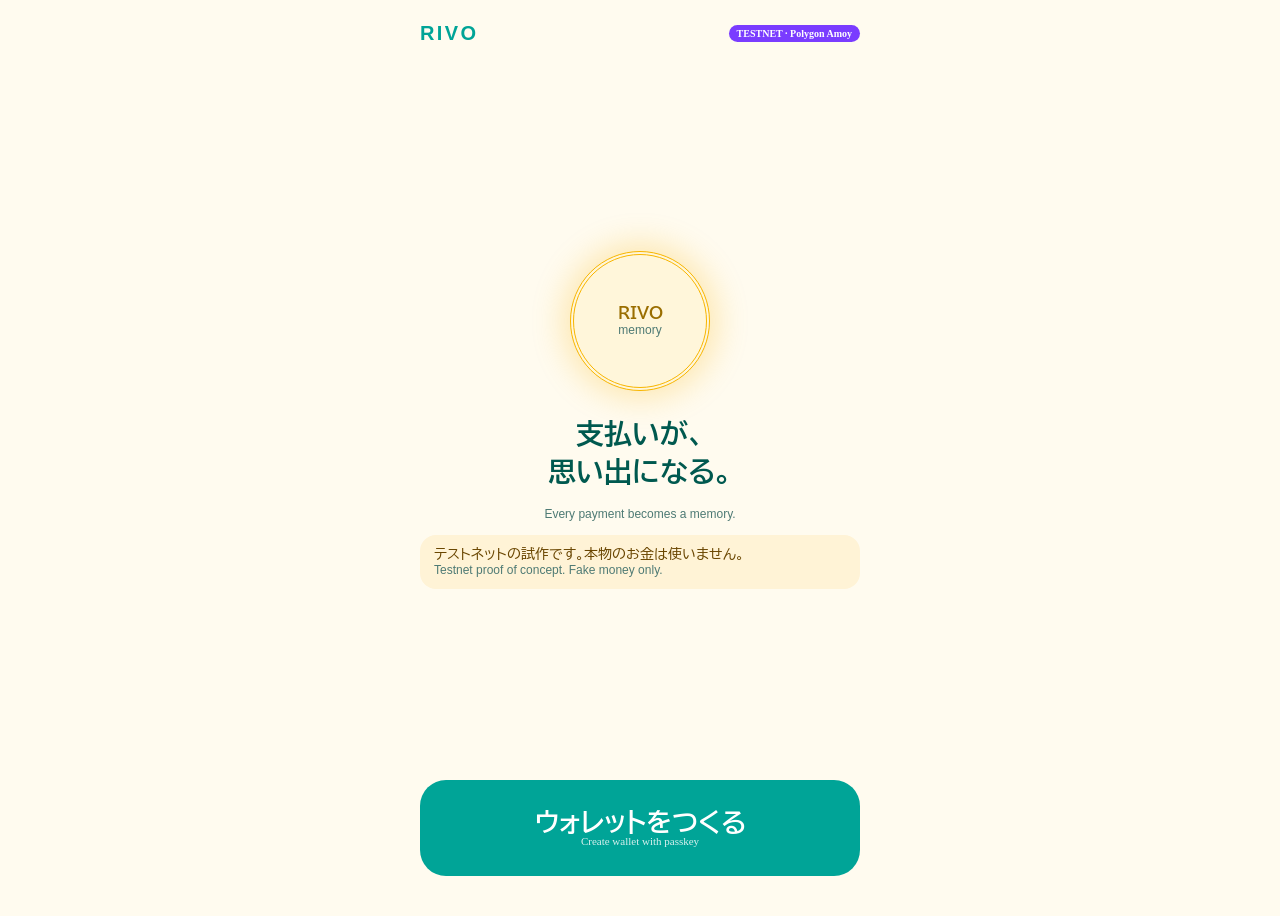
<file: index.html>
<!doctype html><html lang="ja"><head><meta charset="utf-8"><meta name="viewport" content="width=device-width,initial-scale=1">
<title>RIVO PoC — Polygon Amoy</title><style>
@font-face{font-family:BIZ;src:url(fonts/BIZUDPGothic-Regular.ttf);font-weight:400}
@font-face{font-family:BIZ;src:url(fonts/BIZUDPGothic-Bold.ttf);font-weight:700}
:root{--teal:#00A497;--deep:#00594F;--gold:#F8B500;--cream:#FFFBEF;--ink:#1F2A2A;--amber:#B97800}
*{box-sizing:border-box;margin:0}
body{background:var(--cream);font-family:BIZ,Inter,system-ui,sans-serif;color:var(--deep);min-height:100vh}
.scr{display:none;min-height:100vh;flex-direction:column;max-width:480px;margin:0 auto}.scr.on{display:flex}
.top{display:flex;align-items:center;justify-content:space-between;padding:14px 20px 0;min-height:52px}
.logo{font:800 20px Inter,sans-serif;letter-spacing:.12em;color:var(--teal)}
.back{width:44px;height:44px;border:0;background:none;font-size:24px;color:var(--deep)}
.demo{font:700 11px BIZ;background:#fff;border:1.5px dashed var(--teal);color:var(--deep);padding:4px 10px;border-radius:12px}
.body{flex:1;padding:12px 20px 24px;display:flex;flex-direction:column;gap:14px}
.en{font:400 12px Inter,sans-serif;color:#4E7A74;margin-top:2px}
h1{font-size:28px;line-height:1.35}h2{font-size:22px;line-height:1.35}
.card{background:#fff;border-radius:22px;padding:16px 18px;box-shadow:0 2px 0 rgba(0,89,79,.08)}
.btn{min-height:56px;border-radius:20px;background:var(--deep);color:#fff;display:flex;flex-direction:column;align-items:center;justify-content:center;font:700 17px BIZ;border:0;width:100%;cursor:pointer}
.btn small{font:500 11px Inter;opacity:.85}.btn.teal{background:var(--teal)}.btn.ghost{background:#fff;color:var(--deep);border:2px solid var(--deep)}
.btn.big{min-height:96px;font-size:26px;border-radius:26px}
.yen{font-family:Inter,sans-serif;font-weight:700;color:var(--ink);font-variant-numeric:tabular-nums}
.lbl{font-size:12px;color:#4E7A74}.sp{flex:1}
.warn{background:#FFF3D6;color:#6A4600;border-radius:16px;padding:12px 14px;font-size:14px}
.info{background:#E3F3F1;border-radius:16px;padding:12px 14px;font-size:14px}
.qr{width:180px;height:180px;margin:8px auto;display:grid;grid-template-columns:repeat(12,1fr)}
.qr i{background:var(--ink)}.qr i.o{background:#fff}
.stamp{width:140px;height:140px;border-radius:50%;margin:10px auto;display:flex;flex-direction:column;align-items:center;justify-content:center;text-align:center;font-weight:700;border:4px double var(--gold);color:#9A6E00;background:#FFF6DA;transform:rotate(-6deg);box-shadow:0 0 30px 8px rgba(248,181,0,.25)}
.ok{width:84px;height:84px;border-radius:50%;background:var(--teal);color:#fff;font-size:44px;display:flex;align-items:center;justify-content:center;margin:10px auto}
.row{display:flex;justify-content:space-between;align-items:baseline}
input{font:700 28px Inter;width:100%;border:2px solid #CFE7E3;border-radius:16px;padding:10px 14px;color:var(--ink)}
.ring{width:56px;height:56px;border-radius:50%;border:5px solid var(--teal);display:flex;align-items:center;justify-content:center;font:700 18px Inter;flex:none}
.c{text-align:center}
.stamp.sm{width:56px;height:56px;margin:0 12px 0 0;font-size:20px;transform:none;box-shadow:none;border-width:3px}
#qrbox svg{width:200px;height:200px;display:block;margin:6px auto}
.addr{font:600 12px ui-monospace,monospace;word-break:break-all;color:var(--ink);text-align:center}
#log{font:12px ui-monospace,monospace;color:#4E7A74;padding:8px 20px;word-break:break-all;max-width:480px;margin:0 auto}
.env{font:700 10px Inter;background:#7a3cff;color:#fff;padding:3px 8px;border-radius:10px}
a{color:var(--teal)} .btn:disabled{opacity:.5}
</style><script src="config.js"></script></head><body>
<section class="scr on" id="start"><div class="top"><span class="logo">RIVO</span><span class="env" id="env"></span></div><div class="body">
<div class="sp"></div><div class="stamp" style="transform:none">RIVO<span class="en">memory</span></div>
<h1 class="c">支払いが、<br>思い出になる。</h1><p class="en c">Every payment becomes a memory.</p>
<div class="warn">テストネットの試作です。本物のお金は使いません。<div class="en">Testnet proof of concept. Fake money only.</div></div><div class="sp"></div>
<button class="btn teal big" data-go="signup">ウォレットをつくる<small>Create wallet with passkey</small></button></div></section>

<section class="scr" id="signup"><div class="top"><button class="back" data-go="start">‹</button><span class="env">TESTNET</span></div><div class="body">
<h2>顔認証ひとつで、ウォレットをつくります</h2><p class="en">One passkey. No seed phrase, no email.</p>
<div class="info">鍵はあなたの端末のパスキーだけ。RIVOは鍵を持たず、署名者にもなりません。<div class="en">Your passkey is the only owner of your Safe. RIVO holds no key.</div></div>
<label class="card" style="display:flex;gap:10px;align-items:center;font-size:14px"><input type="checkbox" id="agree" style="width:22px;height:22px"> 利用規約（テスト版）に同意します<span class="en">I agree to the test terms</span></label>
<div class="sp"></div><button class="btn big" id="create">パスキーで登録<small>Sign up with passkey</small></button></div></section>

<section class="scr" id="home"><div class="top"><span class="logo">RIVO</span><span class="env">TESTNET</span></div><div class="body">
<div class="card"><div class="lbl">使えるお金 · Balance in yen (test USDC ¥150/USDC demo rate · JPYC ¥1)</div><div class="yen" style="font-size:40px" id="bal">…</div><div class="lbl" id="usdc"></div><div class="lbl" id="jpyc"></div><div class="lbl" id="deployed"></div></div>
<button class="btn big" data-go="pay">支払う<small>Pay</small></button>
<div class="card"><div class="lbl">お金を追加 · Add money (Polygon Amoy test USDC / JPYC)</div><div id="qrbox"></div><div class="addr" id="addr"></div>
<button class="btn ghost" id="copy" style="min-height:44px;margin-top:8px">アドレスをコピー<small>Copy address</small></button></div>
<button class="btn ghost" id="faucet" style="min-height:48px;font-size:15px">テストJPYCを受け取る<small>Get 10,000 test JPYC (official Amoy faucet, fee in USDC)</small></button>
<button class="btn ghost" data-go="mem" style="min-height:48px;font-size:15px">思い出<small>Memories</small></button></div></section>

<section class="scr" id="pay"><div class="top"><button class="back" data-go="home">‹</button><span class="env">TESTNET</span></div><div class="body">
<h2>StarPay テスト店</h2><p class="en">Mock StarPay merchant</p>
<div class="card"><div class="lbl">支払うお金 · Pay with</div><div style="display:flex;gap:16px;margin-top:8px;font:700 17px BIZ">
<label><input type="radio" name="tok" value="USDC" checked style="width:20px;height:20px"> USDC</label><label><input type="radio" name="tok" value="JPYC" style="width:20px;height:20px"> JPYC</label></div></div>
<div class="card"><div class="lbl">お店が入力する金額 · Amount (yen)</div><input id="amt" type="number" inputmode="numeric" value="150"></div>
<div class="sp"></div><button class="btn" id="toConfirm">確認へ<small>Continue</small></button></div></section>

<section class="scr" id="confirm"><div class="top"><button class="back" data-go="pay">‹</button><span class="env">TESTNET</span></div><div class="body">
<h2>この金額で支払いますか？</h2><p class="en">Confirm payment</p>
<div class="card c"><div class="yen" style="font-size:44px" id="cAmt"></div><div class="lbl" id="cUsdc"></div><div class="lbl">StarPay テスト店へ</div></div>
<div class="info" id="cFee" style="font-size:13px"></div><div class="sp"></div>
<button class="btn big" id="payBtn">顔認証で支払う<small>Pay with passkey</small></button></div></section>

<section class="scr" id="success"><div class="top"><span class="logo">RIVO</span><span class="env">TESTNET</span></div><div class="body c">
<div class="ok">✓</div><h2>支払いました</h2><div class="yen" style="font-size:36px" id="sAmt"></div>
<div class="stamp"><span id="sBadge"></span><span class="en">memory</span></div><p class="lbl">思い出が1つ増えました · A memory was added</p>
<a id="sTx" target="_blank"></a><div class="lbl">Polygonscan (Amoy) で確認</div><div class="sp"></div>
<button class="btn" data-go="home">ホームへ<small>Home</small></button></div></section>

<section class="scr" id="mem"><div class="top"><button class="back" data-go="home">‹</button><span class="env">TESTNET</span></div><div class="body">
<h2>思い出</h2><p class="en">Memories — history only, never a score</p><div id="badges"></div></div></section>
<div id="log"></div><script type="module" src="app.js"></script></body></html>
</file>
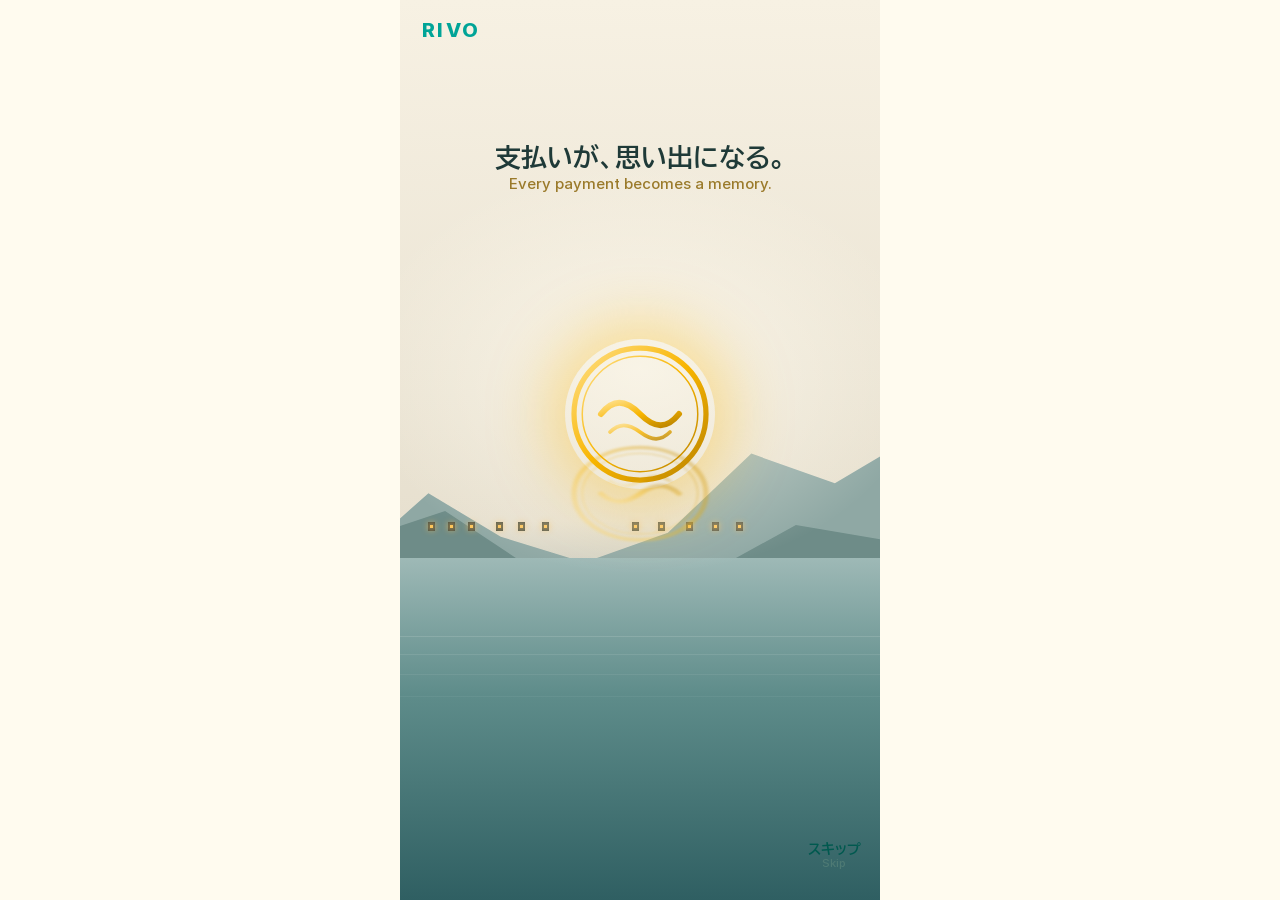
<file: demo/index.html>
<!doctype html>
<html lang="ja">
<head>
<meta charset="utf-8">
<meta name="viewport" content="width=device-width,initial-scale=1,viewport-fit=cover">
<meta name="theme-color" content="#FFFBEF">
<meta name="apple-mobile-web-app-capable" content="yes">
<title>RIVO</title>
<link rel="stylesheet" href="styles.css">
<script src="config.js"></script>
</head>
<body>
<div class="app" id="app">
  <header id="hdr"></header>
  <main id="main"></main>
  <div id="dial-root"></div>
  <div id="sheet-root"></div>
</div>
<script type="module" src="app.js"></script>
</body>
</html>
</file>
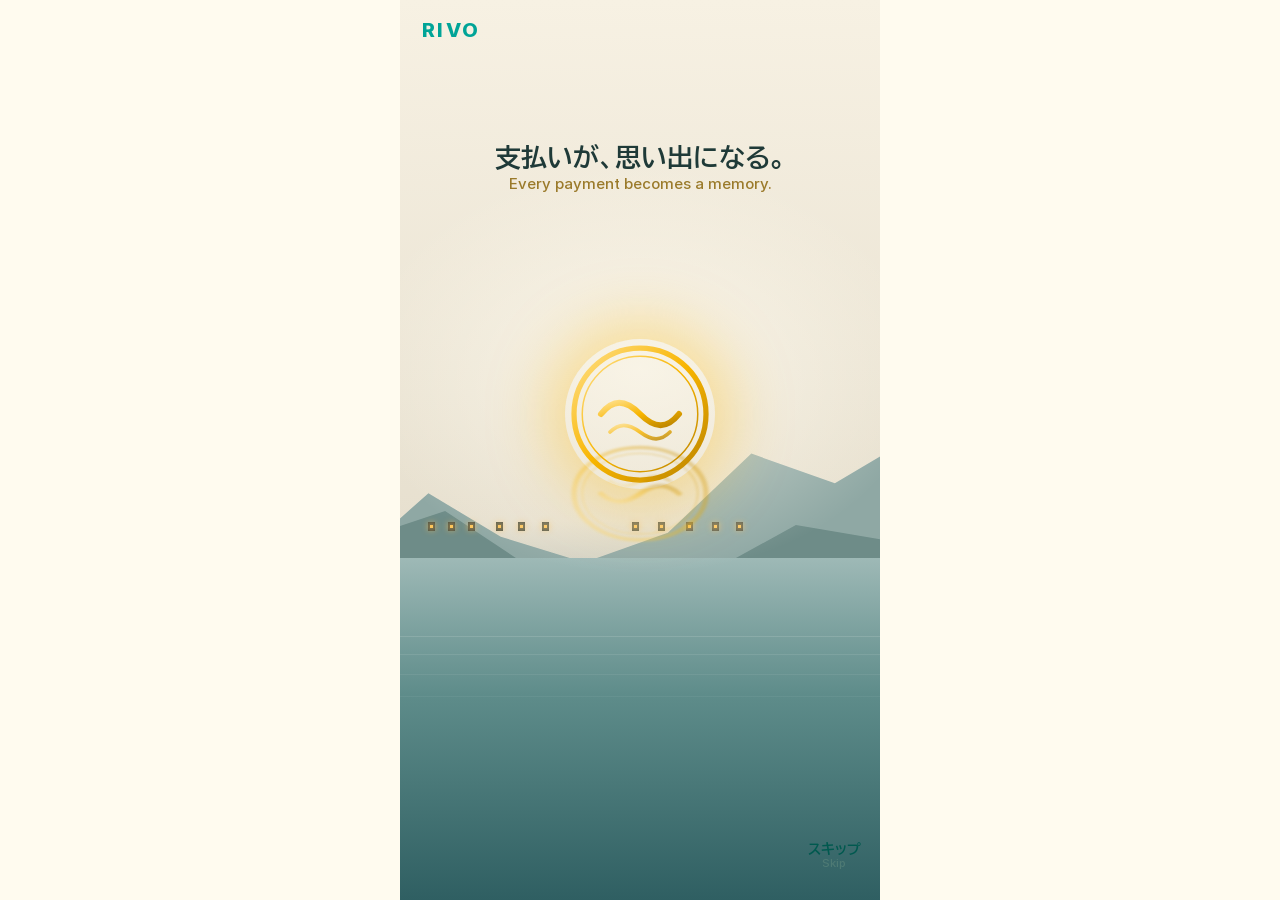
<file: try/index.html>
<!doctype html>
<html lang="ja">
<head>
<meta charset="utf-8">
<meta name="viewport" content="width=device-width,initial-scale=1,viewport-fit=cover">
<meta name="theme-color" content="#FFFBEF">
<meta name="apple-mobile-web-app-capable" content="yes">
<title>RIVO</title>
<link rel="stylesheet" href="styles.css">
<script src="guard.js"></script>
<script src="config.js"></script>
</head>
<body>
<div class="app" id="app">
  <header id="hdr"></header>
  <main id="main"></main>
  <div id="dial-root"></div>
  <div id="sheet-root"></div>
</div>

</body>
</html>
</file>
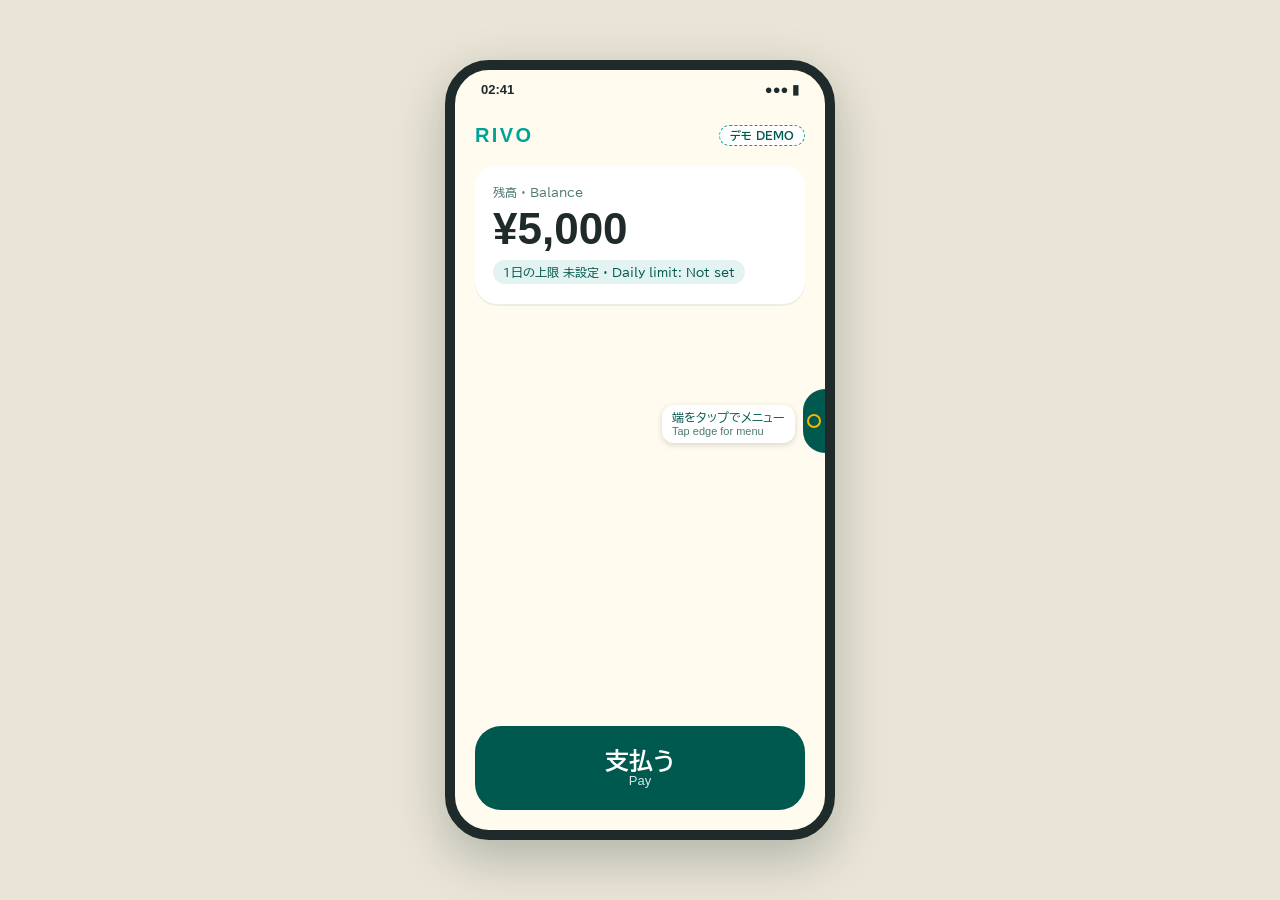
<file: dial.html>
<!doctype html>
<html lang="ja">
<head>
<meta charset="utf-8">
<meta name="viewport" content="width=device-width,initial-scale=1,maximum-scale=1,user-scalable=no,viewport-fit=cover">
<meta name="apple-mobile-web-app-capable" content="yes">
<title>RIVO — Dial menu prototype</title>
<style>
@font-face{font-family:BIZ;src:url(fonts/BIZUDPGothic-Regular.ttf);font-weight:400}
@font-face{font-family:BIZ;src:url(fonts/BIZUDPGothic-Bold.ttf);font-weight:700}
:root{
  --teal:#00A497;--deep:#00594F;--gold:#F8B500;--sak:#F6C1CC;
  --cream:#FFFBEF;--ink:#1F2A2A;--amber:#B97800;
}
*{box-sizing:border-box;margin:0;padding:0}
html,body{
  height:100%;background:#E9E4D6;font-family:BIZ,Inter,system-ui,sans-serif;
  color:var(--deep);-webkit-user-select:none;user-select:none;
  -webkit-touch-callout:none;overscroll-behavior:none;
}
body{display:flex;align-items:center;justify-content:center;min-height:100dvh;padding:env(safe-area-inset-top) env(safe-area-inset-right) env(safe-area-inset-bottom) env(safe-area-inset-left)}

/* Phone shell — full-bleed on narrow screens, framed on desktop */
.app{
  position:relative;width:100%;max-width:390px;height:100dvh;max-height:844px;
  background:var(--cream);overflow:hidden;display:flex;flex-direction:column;
  touch-action:none;
}
@media (min-width:420px){
  .app{
    height:min(780px,100dvh);border-radius:44px;border:10px solid #1F2A2A;
    box-shadow:0 18px 50px rgba(0,40,36,.25);
  }
}

.sb{height:40px;display:flex;justify-content:space-between;padding:12px 26px 0;font:600 13px Inter,sans-serif;color:var(--ink);flex:none}
.top{display:flex;align-items:center;justify-content:space-between;padding:6px 20px 0;min-height:44px;flex:none}
.logo{font:800 20px Inter,sans-serif;letter-spacing:.12em;color:var(--teal)}
.demo{font:700 11px BIZ;background:#fff;border:1.5px dashed var(--teal);color:var(--deep);padding:4px 10px;border-radius:12px;display:inline-flex;align-items:center}
.body{flex:1;padding:12px 20px 20px;display:flex;flex-direction:column;gap:14px;min-height:0}
.en{font:400 12px Inter,sans-serif;color:#4E7A74;margin-top:2px}
.card{background:#fff;border-radius:22px;padding:20px 18px;box-shadow:0 2px 0 rgba(0,89,79,.08)}
.btn{
  min-height:56px;border-radius:20px;background:var(--deep);color:#fff;
  display:flex;flex-direction:column;align-items:center;justify-content:center;
  font:700 17px BIZ;border:0;width:100%;cursor:pointer;-webkit-tap-highlight-color:transparent;
}
.btn small{font:500 11px Inter,sans-serif;opacity:.85}
.btn.big{min-height:84px;font-size:24px;border-radius:26px}
.btn.ghost{background:#fff;color:var(--deep);border:2px solid var(--deep)}
.yen{font-family:Inter,sans-serif;font-weight:700;color:var(--ink);font-variant-numeric:tabular-nums}
.lbl{font-size:12px;color:#4E7A74}
.chip{display:inline-flex;align-items:center;gap:6px;font-size:12px;background:#E3F3F1;color:var(--deep);padding:6px 10px;border-radius:12px}
.sp{flex:1}
.back{
  width:44px;height:44px;border-radius:22px;border:0;background:none;
  display:flex;align-items:center;justify-content:center;font-size:26px;color:var(--deep);cursor:pointer;
}

/* Dock tab */
.dock{
  position:absolute;top:42%;width:22px;height:64px;background:var(--deep);
  display:flex;align-items:center;justify-content:center;z-index:5;
  touch-action:none;cursor:pointer;
}
.dock.r{right:0;border-radius:32px 0 0 32px}
.dock.l{left:0;border-radius:0 32px 32px 0}
.dock i{width:14px;height:14px;border-radius:50%;border:2px solid var(--gold);display:block;pointer-events:none}
.dock-hit{
  position:absolute;top:42%;width:44px;height:64px;z-index:5;touch-action:none;
  margin-top:0;transform:translateY(-0%);
}
.dock-hit.r{right:0}
.dock-hit.l{left:0}

.edge-tip{
  position:absolute;z-index:7;background:#fff;color:var(--deep);border-radius:12px;
  padding:6px 10px;font-size:12px;box-shadow:0 2px 6px rgba(0,0,0,.15);
  pointer-events:none;transition:opacity .25s;
}
.edge-tip.r{right:30px;top:calc(42% + 16px)}
.edge-tip.l{left:30px;top:calc(42% + 16px)}
.edge-tip .en{font-size:11px;display:block}
.edge-tip.hide{opacity:0;visibility:hidden}

/* Dial overlay */
.scrim{
  position:absolute;inset:0;background:rgba(0,40,36,.42);backdrop-filter:blur(2px);
  -webkit-backdrop-filter:blur(2px);z-index:4;opacity:0;pointer-events:none;
  transition:opacity .18s ease-out;touch-action:none;
}
.scrim.on{opacity:1;pointer-events:auto}

.dial{
  position:absolute;width:360px;height:360px;border-radius:50%;top:calc(42% - 180px + 32px);
  background:radial-gradient(circle,#00594F 0 34%,#0B6B60 35% 100%);
  box-shadow:0 0 0 6px rgba(255,251,239,.6);z-index:6;
  touch-action:none;opacity:0;pointer-events:none;
  transition:opacity .18s ease-out,transform .18s ease-out;
  transform:scale(.92);
}
.dial.r{right:-180px}
.dial.l{left:-180px}
.dial.on{opacity:1;pointer-events:auto;transform:scale(1)}
@media (prefers-reduced-motion:reduce){
  .dial{transition:opacity .18s ease-out}
  .dial.on{transform:none}
}

.hub{
  position:absolute;width:96px;height:96px;margin:-48px;left:50%;top:50%;
  border-radius:50%;border:3px double var(--gold);transform:rotate(-12deg);
  pointer-events:none;transition:transform .12s ease-out;
}
.hub.press{transform:rotate(-12deg) scale(.92)}

.it{
  position:absolute;width:80px;height:80px;margin:-40px;border-radius:50%;
  display:flex;flex-direction:column;align-items:center;justify-content:center;
  color:#fff;font:700 14px BIZ;text-align:center;line-height:1.2;
  pointer-events:none;transition:background .12s,color .12s,box-shadow .12s,transform .12s;
}
.it span{font-size:18px;line-height:1.1}
.it em{font:500 11px Inter,sans-serif;font-style:normal;opacity:.85;max-width:72px}
.it.on{
  background:var(--cream);color:var(--deep);
  box-shadow:0 0 0 3px var(--gold);transform:scale(1.04);
}

.rd{
  position:absolute;left:14px;right:14px;top:90px;min-height:72px;z-index:7;
  background:#fff;border-radius:18px;padding:14px 16px;
  box-shadow:0 4px 14px rgba(0,40,36,.18);color:var(--deep);
  display:flex;flex-direction:column;justify-content:center;
  opacity:0;pointer-events:none;transition:opacity .18s ease-out;
}
.rd.on{opacity:1}

/* Pay stays above scrim */
.pay-wrap{position:relative;z-index:8}

/* Placeholder screens */
.screen{display:none;flex:1;flex-direction:column;min-height:0}
.screen.on{display:flex}
.ph-body{flex:1;padding:12px 20px 24px;display:flex;flex-direction:column;gap:14px}
.ph-title{font:700 22px BIZ;line-height:1.35}
.ph-icon{font-size:48px;margin:24px 0 8px;text-align:center}

.home-pay{position:relative;z-index:8}
</style>
</head>
<body>
<div class="app" id="app">

  <!-- HOME -->
  <section class="screen on" id="screen-home" style="flex-direction:column;display:none">
    <div class="sb"><span id="clock">9:41</span><span>●●● ▮</span></div>
    <div class="top">
      <span class="logo">RIVO</span>
      <span class="demo">デモ DEMO</span>
    </div>
    <div class="body">
      <div class="card">
        <div class="lbl">残高 · Balance</div>
        <div class="yen" style="font-size:44px;margin:6px 0">¥5,000</div>
        <div class="chip">1日の上限 未設定 · Daily limit: Not set</div>
      </div>
      <div class="sp"></div>
      <div class="home-pay">
        <button type="button" class="btn big" id="payBtn">支払う<small style="font-size:13px">Pay</small></button>
      </div>
    </div>

    <div class="dock r" id="dock" aria-hidden="true"><i></i></div>
    <div class="dock-hit r" id="dockHit" role="button" aria-label="メニュー · Menu" tabindex="0"></div>
    <div class="edge-tip r" id="edgeTip">端をタップでメニュー<br><span class="en">Tap edge for menu</span></div>

    <div class="scrim" id="scrim"></div>
    <div class="dial r" id="dial" aria-hidden="true">
      <div class="hub" id="hub"></div>
      <!-- items injected -->
    </div>
    <div class="rd" id="readout">
      <div style="font:700 16px BIZ" id="rdJp"></div>
      <div class="en" id="rdEn"></div>
      <div class="lbl" style="margin-top:4px" id="rdHint">指をはなすと開きます · Release to open</div>
    </div>
  </section>

  <!-- PLACEHOLDER -->
  <section class="screen" id="screen-place" style="flex-direction:column">
    <div class="sb"><span class="clock2">9:41</span><span>●●● ▮</span></div>
    <div class="top">
      <button type="button" class="back" id="backBtn" aria-label="戻る">‹</button>
      <span class="demo">デモ DEMO</span>
    </div>
    <div class="ph-body">
      <div class="ph-icon" id="phIcon"></div>
      <div class="ph-title" id="phTitle"></div>
      <div class="en" id="phEn"></div>
      <div class="card" style="margin-top:8px">
        <div class="lbl">プレースホルダー · Placeholder</div>
        <div style="font-size:14px;margin-top:6px;line-height:1.55">この画面はダイヤル試作用です。実機能はありません。<span class="en" style="display:block">Dial prototype only — no real feature here.</span></div>
      </div>
      <div class="sp"></div>
      <button type="button" class="btn ghost" id="backBtn2">ホームへ<small>Back to Home</small></button>
    </div>
  </section>

</div>

<script>
(function () {
  // Demo items — match dial_ui.DEMO_ITEMS / 02-home.html
  const ITEMS = [
    { ic: '❀', jp: '思い出', en: 'Memory', enFull: 'Memory' },
    { ic: '＋', jp: 'お金を追加', en: 'Add money', enFull: 'Add money · DEMO' },
    { ic: '◷', jp: '1日の上限', en: 'Daily limit', enFull: 'Daily limit' },
    { ic: '≡', jp: '履歴', en: 'History', enFull: 'History' },
  ];
  const N = ITEMS.length;
  const ARC = 120;                 // degrees span
  const STEP = ARC / Math.max(N - 1, 1); // 40° for 4 items
  const START = -60;               // first item angle (west=0, +down)
  const RADIUS = 136;
  const HUB_R = 48;
  const DIAL_R = 180;

  const $ = (id) => document.getElementById(id);
  const app = $('app');
  const dialEl = $('dial');
  const hubEl = $('hub');
  const scrim = $('scrim');
  const readout = $('readout');
  const dock = $('dock');
  const dockHit = $('dockHit');
  const edgeTip = $('edgeTip');
  const screenHome = $('screen-home');
  const screenPlace = $('screen-place');

  let side = 'r'; // 'r' | 'l'
  let selected = 0;
  let lastSelected = 0;
  let dialOpen = false;
  let tracking = false;
  let pointerId = null;
  let startX = 0, startY = 0;
  let moved = false;
  let firstUseHint = true;
  let tipSeen = false;
  let suppressClick = false;

  // Position items with dial_ui math
  function itemPos(i, s) {
    const a = (START + i * STEP) * Math.PI / 180;
    const x = s === 'r' ? 180 - RADIUS * Math.cos(a) : 180 + RADIUS * Math.cos(a);
    const y = 180 + RADIUS * Math.sin(a);
    return { x, y, a };
  }

  function buildItems() {
    dialEl.querySelectorAll('.it').forEach((n) => n.remove());
    ITEMS.forEach((it, i) => {
      const { x, y } = itemPos(i, side);
      const el = document.createElement('div');
      el.className = 'it' + (i === selected ? ' on' : '');
      el.dataset.i = i;
      el.style.left = x.toFixed(0) + 'px';
      el.style.top = y.toFixed(0) + 'px';
      el.innerHTML = '<span>' + it.ic + '</span>' + it.jp + '<em>' + it.enFull + '</em>';
      dialEl.appendChild(el);
    });
  }

  function setSide(s) {
    side = s;
    dock.className = 'dock ' + s;
    dockHit.className = 'dock-hit ' + s;
    dialEl.className = 'dial ' + s + (dialOpen ? ' on' : '');
    edgeTip.className = 'edge-tip ' + s + (tipSeen || dialOpen ? ' hide' : '');
    buildItems();
  }

  function vibe(pattern) {
    try {
      if (navigator.vibrate) navigator.vibrate(pattern);
    } catch (_) {}
  }

  function updateReadout() {
    const it = ITEMS[selected];
    $('rdJp').textContent = it.ic + ' ' + it.jp;
    $('rdEn').textContent = it.en;
    $('rdHint').style.display = firstUseHint ? '' : 'none';
  }

  function highlight(i, fromEnd) {
    if (i < 0) i = 0;
    if (i > N - 1) i = N - 1;
    const prev = selected;
    selected = i;
    dialEl.querySelectorAll('.it').forEach((el) => {
      el.classList.toggle('on', +el.dataset.i === selected);
    });
    updateReadout();
    if (prev !== selected) {
      if (selected === 0 || selected === N - 1) {
        vibe([10, 40, 10]); // soft ×2 at ends
      } else {
        vibe(8); // selection tick
      }
    } else if (fromEnd) {
      vibe([10, 40, 10]);
    }
  }

  function dialCenter() {
    const r = dialEl.getBoundingClientRect();
    return { cx: r.left + r.width / 2, cy: r.top + r.height / 2 };
  }

  // Angle from west (left), positive = down — matches dial_ui
  function angleFromPointer(clientX, clientY) {
    const { cx, cy } = dialCenter();
    const dx = cx - clientX; // west-positive for right dial
    const dy = clientY - cy;
    // For left dial, items sit on the east side → mirror
    if (side === 'l') {
      return Math.atan2(dy, clientX - cx) * 180 / Math.PI;
    }
    return Math.atan2(dy, dx) * 180 / Math.PI;
  }

  function distFromCenter(clientX, clientY) {
    const { cx, cy } = dialCenter();
    const dx = clientX - cx, dy = clientY - cy;
    return Math.hypot(dx, dy);
  }

  function indexFromAngle(deg) {
    // clamp to arc, soft snap
    let a = deg;
    if (a < START) a = START;
    if (a > START + ARC) a = START + ARC;
    const raw = (a - START) / STEP;
    return Math.round(Math.max(0, Math.min(N - 1, raw)));
  }

  function openDial(opts) {
    opts = opts || {};
    if (!dialOpen) {
      dialOpen = true;
      selected = typeof opts.index === 'number' ? opts.index : lastSelected;
      buildItems();
      updateReadout();
      scrim.classList.add('on');
      dialEl.classList.add('on');
      dialEl.setAttribute('aria-hidden', 'false');
      readout.classList.add('on');
      edgeTip.classList.add('hide');
      tipSeen = true;
      vibe(10); // light ×1 on open
    }
  }

  function closeDial() {
    if (!dialOpen) return;
    dialOpen = false;
    tracking = false;
    scrim.classList.remove('on');
    dialEl.classList.remove('on');
    dialEl.setAttribute('aria-hidden', 'true');
    readout.classList.remove('on');
    hubEl.classList.remove('press');
  }

  function openPlaceholder() {
    const it = ITEMS[selected];
    lastSelected = selected;
    firstUseHint = false;
    hubEl.classList.add('press');
    vibe(25); // medium ×1 hanko press
    setTimeout(function () {
      closeDial();
      hubEl.classList.remove('press');
      $('phIcon').textContent = it.ic;
      $('phTitle').textContent = it.jp;
      $('phEn').textContent = it.enFull;
      screenHome.classList.remove('on');
      screenHome.style.display = 'none';
      screenPlace.classList.add('on');
    }, 120);
  }

  function goHome() {
    screenPlace.classList.remove('on');
    screenHome.classList.add('on');
    screenHome.style.display = 'flex';
  }

  // --- Pointer handling ---
  function onDown(e) {
    if (screenPlace.classList.contains('on')) return;
    const t = e.target;
    // Pay button: ignore dial
    if (t.closest && t.closest('#payBtn')) return;

    const onDock = t === dockHit || t === dock || (t.closest && t.closest('#dockHit,#dock'));
    const onScrim = t === scrim;
    const onDial = t === dialEl || (t.closest && t.closest('#dial'));

    if (!dialOpen && !onDock) return;
    if (dialOpen && onScrim && !tracking) {
      // tap scrim to dismiss (if not mid-drag)
      closeDial();
      e.preventDefault();
      return;
    }

    if (!onDock && !onDial && !dialOpen) return;

    e.preventDefault();
    tracking = true;
    moved = false;
    pointerId = e.pointerId;
    startX = e.clientX;
    startY = e.clientY;
    try { dockHit.setPointerCapture(e.pointerId); } catch (_) {}
    try { dialEl.setPointerCapture(e.pointerId); } catch (_) {}
    try { app.setPointerCapture(e.pointerId); } catch (_) {}

    if (!dialOpen) {
      openDial({ index: lastSelected });
    }
  }

  function onMove(e) {
    if (!tracking || (pointerId !== null && e.pointerId !== pointerId)) return;
    e.preventDefault();
    const dx = e.clientX - startX, dy = e.clientY - startY;
    if (Math.hypot(dx, dy) > 8) moved = true;

    if (!dialOpen) return;

    const dist = distFromCenter(e.clientX, e.clientY);
    // Only update selection when finger is in the ring (not deep in hub)
    if (dist >= HUB_R * 0.6 && dist <= DIAL_R * 1.35) {
      const ang = angleFromPointer(e.clientX, e.clientY);
      const idx = indexFromAngle(ang);
      // detect attempted overshoot past ends
      const atEnd = (ang < START - 8 && selected === 0) || (ang > START + ARC + 8 && selected === N - 1);
      highlight(idx, atEnd);
    }
  }

  function zoneAt(clientX, clientY) {
    const dist = distFromCenter(clientX, clientY);
    if (dist < HUB_R) return 'center';
    if (dist > DIAL_R + 10) return 'outside';
    return 'item';
  }

  function onUp(e) {
    if (!tracking || (pointerId !== null && e.pointerId !== pointerId)) return;
    e.preventDefault();
    tracking = false;
    const x = e.clientX, y = e.clientY;
    pointerId = null;

    if (!dialOpen) return;

    // Quick tap on dock with little movement → leave dial open (discoverability)
    if (!moved) {
      // tap on an item while open: if finger is over item ring, select
      const z = zoneAt(x, y);
      if (z === 'item') {
        // refine by angle
        const ang = angleFromPointer(x, y);
        highlight(indexFromAngle(ang));
        openPlaceholder();
      } else if (z === 'center' || z === 'outside') {
        // tap dock opens and stays; tap center/outside cancels
        // If the down started on dock and didn't move, keep open
        const startedOnDock = true; // we only track from dock/dial
        // Distinguishing: if release is still near dock edge, keep open
        const appR = app.getBoundingClientRect();
        const nearDock = side === 'r'
          ? (x > appR.right - 50)
          : (x < appR.left + 50);
        if (nearDock) {
          // stay open
        } else {
          closeDial();
        }
      }
      return;
    }

    // Dragged: release to open or cancel
    const z = zoneAt(x, y);
    if (z === 'item') {
      openPlaceholder();
    } else {
      // center or outside → cancel
      closeDial();
    }
  }

  function onCancel(e) {
    if (!tracking) return;
    tracking = false;
    pointerId = null;
    closeDial();
  }

  // Bind pointer events (touch + mouse)
  ['pointerdown'].forEach((ev) => {
    dockHit.addEventListener(ev, onDown, { passive: false });
    dock.addEventListener(ev, onDown, { passive: false });
    dialEl.addEventListener(ev, onDown, { passive: false });
    scrim.addEventListener(ev, onDown, { passive: false });
  });
  window.addEventListener('pointermove', onMove, { passive: false });
  window.addEventListener('pointerup', onUp, { passive: false });
  window.addEventListener('pointercancel', onCancel, { passive: false });

  // Prevent page scroll/zoom while interacting
  document.addEventListener('touchmove', function (e) {
    if (tracking || dialOpen) e.preventDefault();
  }, { passive: false });
  document.addEventListener('gesturestart', function (e) { e.preventDefault(); });

  // Keyboard fallback
  dockHit.addEventListener('keydown', function (e) {
    if (e.key === 'Enter' || e.key === ' ') {
      e.preventDefault();
      if (dialOpen) closeDial(); else openDial();
    }
  });

  $('backBtn').addEventListener('click', goHome);
  $('backBtn2').addEventListener('click', goHome);
  $('payBtn').addEventListener('click', function () {
    // Pay is never in the dial — brief toast via alert-less flash
    const b = $('payBtn');
    b.style.transform = 'scale(.98)';
    setTimeout(function () { b.style.transform = ''; }, 120);
  });

  // Clock
  function tickClock() {
    try {
      const t = new Date().toLocaleTimeString('en-GB', { hour: '2-digit', minute: '2-digit', hour12: false, timeZone: 'Asia/Singapore' });
      $('clock').textContent = t;
      document.querySelectorAll('.clock2').forEach(function (el) { el.textContent = t; });
    } catch (_) {}
  }
  tickClock();
  setInterval(tickClock, 30000);

  // Init
  screenHome.style.display = 'flex';
  screenHome.classList.add('on');
  setSide('r');
  buildItems();
  updateReadout();

  // Expose for Playwright tests
  window.__dial = {
    openDial: openDial,
    close: closeDial,
    select: function (i) { highlight(i); },
    getSelected: function () { return selected; },
    isOpen: function () { return dialOpen; },
    items: ITEMS,
    openItem: function (i) { selected = i; openPlaceholder(); },
    goHome: goHome,
  };
})();
</script>
</body>
</html>
</file>
<file: demo/styles.css>
@font-face{font-family:BIZ;src:url(fonts/BIZUDPGothic-Regular.ttf);font-weight:400;font-display:swap}
@font-face{font-family:BIZ;src:url(fonts/BIZUDPGothic-Bold.ttf);font-weight:700;font-display:swap}
@font-face{font-family:Inter;src:url(fonts/Inter-Regular.woff2) format("woff2");font-weight:400;font-display:swap}
@font-face{font-family:Inter;src:url(fonts/Inter-Medium.woff2) format("woff2");font-weight:500;font-display:swap}
@font-face{font-family:Inter;src:url(fonts/Inter-Bold.woff2) format("woff2");font-weight:700;font-display:swap}
@font-face{font-family:Inter;src:url(fonts/Inter-ExtraBold.woff2) format("woff2");font-weight:800;font-display:swap}
:root{
  --teal:#00A497;--deep:#00594F;--gold:#F8B500;--sak:#F6C1CC;
  --cream:#FFFBEF;--ink:#1F2A2A;--amber:#B97800;
  --en:#4E7A74;--off:#B8645A;--on:#3E9468;
}
*{box-sizing:border-box;margin:0;padding:0}
html,body{height:100%}
body{
  background:var(--cream);color:var(--deep);
  font-family:BIZ,Inter,system-ui,sans-serif;
  -webkit-text-size-adjust:100%;
}
button,input{font-family:inherit;color:inherit}
button.card,button.sheet,button.choice{font:inherit;color:inherit;width:100%}
button.sheet{border:0}
button{cursor:pointer;-webkit-tap-highlight-color:transparent}
.app{
  position:relative;min-height:100dvh;max-width:480px;margin:0 auto;
  background:var(--cream);display:flex;flex-direction:column;
  overflow:hidden;
}
body.frame{
  background:#E9E4D6;display:flex;align-items:center;justify-content:center;min-height:100vh;
}
body.frame .app{
  width:375px;height:780px;min-height:0;max-width:375px;
  border-radius:44px;border:10px solid #1F2A2A;
  box-shadow:0 18px 50px rgba(0,40,36,.18);
}
.sb{display:none;height:40px;justify-content:space-between;align-items:flex-start;padding:12px 26px 0;font:600 13px Inter,sans-serif;color:var(--ink);flex:none}
body.frame .sb{display:flex}
.top{display:flex;align-items:center;justify-content:space-between;padding:6px 20px 0;min-height:44px;flex:none;position:relative}
.top.safe{padding-top:max(6px,env(safe-area-inset-top))}
.top-left{display:flex;align-items:center;gap:0;min-width:0}
.logo{font:800 20px Inter,sans-serif;letter-spacing:.12em;color:var(--teal)}
.logo.dim{opacity:.45}
.logo-btn{
  min-width:64px;min-height:44px;border:0;background:none;padding:0 6px;
  display:flex;align-items:center;justify-content:center;
}
.back{
  width:44px;height:44px;border:0;background:none;border-radius:22px;
  display:flex;align-items:center;justify-content:center;font-size:26px;color:var(--deep);line-height:1;flex:none;
}
.demo{
  font:700 11px BIZ,sans-serif;background:#fff;border:1.5px dashed var(--teal);color:var(--deep);
  padding:4px 10px;border-radius:12px;display:inline-flex;align-items:center;
}
.demo-cluster{display:inline-flex;align-items:center;gap:2px}
.x{
  all:unset;cursor:pointer;display:inline-flex;align-items:center;justify-content:center;
  width:44px;height:44px;margin:-8px -6px -8px 2px;box-sizing:border-box;
}
.x i{
  display:flex;align-items:center;justify-content:center;width:28px;height:28px;border-radius:50%;
  background:#E3F6F3;border:1.5px solid #9BC9C3;box-shadow:0 1px 3px rgba(0,89,79,.18);
}
#main{flex:1;min-height:0;display:flex;flex-direction:column;position:relative;z-index:1}
#dial-root{position:absolute;inset:0;pointer-events:none}
#dial-root .dock-hit,#dial-root .dial.on,#dial-root .scrim.on,#dial-root .rings.on{pointer-events:auto}
#sheet-root{position:absolute;inset:0;pointer-events:none;z-index:9}
#sheet-root .sheet,#sheet-root .cashier,#sheet-root .toast,#sheet-root .modal-scrim{pointer-events:auto}
.screen{flex:1;min-height:0;display:flex;flex-direction:column}
.body{flex:1;min-height:0;padding:12px 20px 8px;display:flex;flex-direction:column;gap:14px;overflow:auto}
.actions{flex:none;padding:8px 20px max(20px,env(safe-area-inset-bottom));display:flex;flex-direction:column;gap:10px}
.en{font:400 12px Inter,sans-serif;color:var(--en);margin-top:2px}
h2{font-size:22px;line-height:1.35;font-weight:700}
h2+.en{font-size:13px}
.card{background:#fff;border-radius:22px;padding:16px 18px;box-shadow:0 2px 0 rgba(0,89,79,.08)}
.btn{
  min-height:56px;border-radius:20px;background:var(--deep);color:#fff;border:0;width:100%;
  display:flex;flex-direction:column;align-items:center;justify-content:center;font:700 17px BIZ,sans-serif;
}
.btn small{font:500 11px Inter,sans-serif;opacity:.85}
.btn.teal{background:var(--teal)}
.btn.ghost{background:#fff;color:var(--deep);border:2px solid var(--deep)}
.btn.ghost small{opacity:.8}
.btn.big{min-height:84px;font-size:24px;border-radius:26px}
.btn.slim{min-height:56px;font-size:18px;border-radius:20px}
.btn.slim.ghost{font-size:17px}
.btn.short{min-height:48px}
.btn.copied{color:var(--on);border-color:var(--on)}
.btn.copied span{display:inline-flex;align-items:center;justify-content:center;gap:6px}
.btn.copied small{color:var(--on)}
.have{
  border:0;background:none;color:var(--deep);min-height:44px;padding:4px 8px;
  display:flex;flex-direction:column;align-items:center;justify-content:center;
  font:700 13px BIZ,sans-serif;text-decoration:underline;
}
.have small{font:500 11px Inter,sans-serif;color:var(--en);text-decoration:none}
.have:disabled{opacity:.5}
.btn:disabled,.btn.off{
  background:#8AAEAA;color:#fff;border-color:transparent;cursor:default;
}
.btn.amber{background:#6A4600}
.yen{font-family:Inter,sans-serif;font-weight:700;color:var(--ink);font-variant-numeric:tabular-nums}
.yen.approx{font-size:30px;line-height:1.15;margin:6px 0}
.yen.approx small{font:500 13px Inter,sans-serif;color:var(--en)}
.lbl{font-size:12px;color:var(--en);line-height:1.45}
.chip{
  display:inline-flex;align-items:center;gap:6px;font-size:12px;background:#E3F3F1;color:var(--deep);
  padding:6px 10px;border-radius:12px;line-height:1.45;
}
.gift{align-self:flex-start}
.grid3{display:grid;grid-template-columns:repeat(3,1fr);gap:10px}
.opt{
  min-height:56px;border-radius:18px;background:#fff;border:2px solid #CFE7E3;
  display:flex;align-items:center;justify-content:center;font:700 18px Inter,sans-serif;color:var(--ink);
}
.opt.on{border-color:var(--teal);background:#E3F6F3}
.note{border-radius:18px;padding:12px 14px;background:#E3F3F1;font-size:13px;line-height:1.6;color:var(--deep)}
.note.warn{background:#FFF1D1;color:#6A4600}
.note.warn .en{color:#6A4600}
.sp{flex:1}
.center{display:flex;flex-direction:column;align-items:center;text-align:center;gap:10px}
.check{
  border-radius:50%;display:flex;align-items:center;justify-content:center;font-weight:700;
}
.check.soft{width:72px;height:72px;background:#E3F6F3;color:var(--teal);font-size:36px}
.check.solid{width:84px;height:84px;background:var(--teal);color:#fff;font-size:42px}
.check.mid{width:80px;height:80px;background:var(--teal);color:#fff;font-size:40px}
.stamp{
  width:150px;height:150px;border-radius:50%;display:flex;flex-direction:column;align-items:center;justify-content:center;
  text-align:center;font-weight:700;border:4px double var(--gold);color:#9A6E00;background:#FFF6DA;
  transform:rotate(-6deg);box-shadow:0 0 0 6px #FFFBEF,0 0 30px 8px rgba(248,181,0,.25);
}
.stamp b{font-size:28px;font-weight:700}
.stamp em{font:600 10px Inter,sans-serif;font-style:normal;margin-top:2px}
.row{display:flex;justify-content:space-between;align-items:baseline;gap:8px}
.custom{
  min-height:56px;display:flex;align-items:center;justify-content:space-between;gap:12px;
  border:2px solid #CFE7E3;border-radius:22px;background:#fff;padding:8px 18px;
  box-shadow:0 2px 0 rgba(0,89,79,.08);
}
.custom.on{border-color:var(--teal);background:#E3F6F3}
.custom input{
  border:0;background:transparent;text-align:right;width:140px;font:700 22px Inter,sans-serif;color:var(--ink);
  outline:none;
}
.custom input::placeholder{color:var(--ink);opacity:1}
.after{text-align:center}
.qr-card{display:flex;flex-direction:column;align-items:center;gap:10px;padding:16px 14px;width:100%;max-width:100%;overflow:hidden}
.qr-card [data-qr]{width:min(220px,100%);max-width:100%;aspect-ratio:1}
.qr-card svg{width:100%;height:auto;display:block}
.addr{font:600 13px ui-monospace,monospace;word-break:break-all;text-align:center;color:var(--ink)}
.agree{
  display:flex;gap:12px;align-items:center;min-height:44px;width:auto;text-align:left;border:0;background:none;
}
.box{
  width:28px;height:28px;border-radius:8px;border:2px solid #9BC9C3;background:#fff;flex:none;
  display:flex;align-items:center;justify-content:center;color:#fff;font-size:16px;
}
.box.on{background:var(--teal);border-color:var(--teal)}
.linkish{
  min-width:64px;min-height:44px;border:0;background:none;display:flex;align-items:center;justify-content:center;
  font:700 14px BIZ,sans-serif;color:var(--deep);text-decoration:underline;gap:4px;
}
.sheet{
  position:absolute;left:0;right:0;bottom:0;background:#fff;border-radius:28px 28px 0 0;
  padding:22px 20px 30px;box-shadow:0 -6px 30px rgba(0,40,36,.18);z-index:9;
  display:flex;flex-direction:column;gap:12px;align-items:center;text-align:center;
}
.face{
  width:64px;height:64px;border-radius:18px;border:3px solid var(--teal);
  display:flex;align-items:center;justify-content:center;font-size:30px;color:var(--teal);background:#fff;
}
.cashier{
  position:absolute;inset:18px 14px 14px;background:#FFF6E8;border:2px dashed #B97800;border-radius:28px;
  padding:16px;z-index:9;display:flex;flex-direction:column;gap:10px;
  box-shadow:0 8px 28px rgba(0,40,36,.2);
}
.cashier .x i{background:#FFF1D1;border-color:#D4A84B}
.ring{
  width:56px;height:56px;border-radius:50%;display:flex;align-items:center;justify-content:center;flex:none;
}
.ring i{
  width:44px;height:44px;border-radius:50%;background:var(--cream);
  display:flex;align-items:center;justify-content:center;
}
.choice{
  display:flex;gap:14px;align-items:center;min-height:72px;width:100%;text-align:left;border:0;background:#fff;
}
.choice.on{border:2px solid var(--teal)}
.choice .go{margin-left:auto;color:var(--deep);font-size:22px}
.hanko-mini{display:inline-flex;flex-direction:column;align-items:center;width:30px}
.hanko-mini u{width:14px;height:6px;border-radius:3px 3px 0 0;background:#C9A24A;display:block;text-decoration:none}
.hanko-mini b{width:18px;height:26px;border-radius:4px 4px 6px 6px;background:#1F5A4F;display:block}
.seal-wrap{display:flex;justify-content:center;padding:14px 0}
.seal{
  position:relative;width:200px;height:200px;border-radius:50%;
  background:radial-gradient(circle,#fff 55%,#F2FAF8 56%);
  display:flex;align-items:center;justify-content:center;
  box-shadow:0 0 0 6px rgba(0,164,151,.25),0 0 34px 10px rgba(248,181,0,.35);
  border:0;
}
.seal.hot{box-shadow:0 0 0 8px rgba(0,164,151,.45),0 0 48px 16px rgba(248,181,0,.55)}
.seal-body{display:flex;flex-direction:column;align-items:center}
.seal-cap{width:44px;height:14px;border-radius:7px 7px 0 0;background:#C9A24A}
.seal-stem{
  width:60px;height:92px;border-radius:10px 10px 16px 16px;
  background:linear-gradient(90deg,#174A41,#1F5A4F,#174A41);
  display:flex;align-items:flex-end;justify-content:center;padding-bottom:10px;
}
.crest{
  width:34px;height:34px;border-radius:50%;border:2px solid #C9A24A;color:#C9A24A;
  font:700 14px BIZ,sans-serif;display:flex;align-items:center;justify-content:center;
}
.lights{
  display:inline-flex;gap:8px;align-items:center;background:#fff;border:1px solid #DCEAE6;
  border-radius:12px;padding:4px 8px;position:absolute;right:16px;
}
.net{
  font:600 9px Inter,sans-serif;letter-spacing:.02em;color:var(--deep);
  background:#E7F6F4;border-radius:999px;padding:3px 6px;line-height:1;
}
.light{display:inline-flex;align-items:center;gap:4px;line-height:1.1}
.light i{
  width:12px;height:12px;border-radius:50%;color:#fff;font:700 8px Inter,sans-serif;
  display:inline-flex;align-items:center;justify-content:center;font-style:normal;
}
.light.on i{background:var(--on)}
.light.off i{background:var(--off)}
.light b{font:700 10px BIZ,sans-serif;color:var(--deep);display:block}
.light em{font:500 8.5px Inter,sans-serif;color:var(--en);font-style:normal;display:block}
.dash{border-top:1px dashed #CFE7E3;margin:14px 0}
.list{display:flex;flex-direction:column;gap:10px}
.mem-row{display:flex;gap:12px;align-items:center}
.mem-row .stamp{width:56px;height:56px;margin:0;transform:none;box-shadow:none;border-width:3px;flex:none}
.mem-row .stamp b{font-size:16px}
.mem-row.sample .stamp{box-shadow:0 0 0 3px #FFFBEF,0 0 12px 2px rgba(248,181,0,.28)}
.sample-tag{
  display:inline-flex;align-items:baseline;gap:4px;margin-bottom:2px;
  font:700 11px BIZ,sans-serif;color:#9A6E00;background:#FFF6DA;
  border:1px solid var(--gold);border-radius:999px;padding:1px 8px;line-height:1.3;
}
.sample-tag .en{font:600 10px Inter,sans-serif;color:#9A6E00;margin:0}
details.more{margin-top:8px;border-top:1px dashed #CFE7E3}
details.more summary{
  min-height:44px;display:flex;align-items:center;justify-content:space-between;
  font-size:13px;cursor:pointer;list-style:none;
}
details.more summary::-webkit-details-marker{display:none}
.dim{opacity:.35}
.toast{
  position:absolute;left:20px;right:20px;bottom:24px;z-index:12;background:#fff;color:var(--deep);
  border-radius:14px;padding:12px 14px;text-align:center;box-shadow:0 4px 14px rgba(0,40,36,.16);font-size:14px;
}

/* Home dial. Real: two faces, flat 180° turn. Demo: one face. */
.dock{
  position:absolute;top:42%;width:22px;height:64px;background:var(--deep);
  display:flex;align-items:center;justify-content:center;z-index:5;border-radius:32px 0 0 32px;right:0;
}
.dock i{width:14px;height:14px;border-radius:50%;border:2px solid var(--gold);display:block;pointer-events:none}
.dock-hit{position:absolute;top:42%;right:0;width:44px;height:64px;z-index:5;touch-action:none;background:transparent;border:0;padding:0}
#dial-root.side-l .dock{right:auto;left:0;border-radius:0 32px 32px 0}
#dial-root.side-l .dock-hit{right:auto;left:0}
.edge-tip{
  position:absolute;z-index:7;right:30px;top:calc(42% + 16px);background:#fff;color:var(--deep);
  border-radius:12px;padding:6px 10px;font-size:12px;box-shadow:0 2px 6px rgba(0,0,0,.15);pointer-events:none;
  line-height:1.35;
}
#dial-root.side-l .edge-tip{right:auto;left:30px}
.edge-tip .en{font-size:11px;display:block}
.edge-tip.hide{opacity:0;visibility:hidden}
.scrim{
  position:absolute;inset:0;background:rgba(0,40,36,.42);backdrop-filter:blur(2px);-webkit-backdrop-filter:blur(2px);
  z-index:4;opacity:0;pointer-events:none;transition:opacity .18s ease-out;
}
.scrim.on{opacity:1;pointer-events:auto}
.dial{
  --a:0deg;
  position:absolute;width:360px;height:360px;border-radius:50%;right:-180px;top:calc(42% + 32px - 180px);
  background:radial-gradient(circle,#00594F 0 34%,#0B6B60 35% 100%);
  box-shadow:0 0 0 6px rgba(255,251,239,.6);z-index:6;touch-action:none;
  opacity:0;pointer-events:none;transform:scale(.92) rotate(var(--a));
  transition:opacity .18s ease-out,transform .18s ease-out;
}
#dial-root.side-l .dial{right:auto;left:-180px}
.dial.on{opacity:1;pointer-events:auto;transform:scale(1) rotate(var(--a))}
.dial.spin{transition:transform .3s ease-out}
.dial.fade .it{opacity:0;transition:opacity .15s ease-out}
.dial.spin .it{transition:transform .3s ease-out}
.it{
  position:absolute;width:80px;height:80px;margin:-40px;border-radius:50%;border:0;background:transparent;
  display:flex;flex-direction:column;align-items:center;justify-content:center;
  color:#fff;font:700 13px BIZ,sans-serif;text-align:center;line-height:1.15;pointer-events:none;
  transform:rotate(calc(var(--a) * -1));
}
.dial.on .it{pointer-events:auto}
.it span{font-size:18px;line-height:1.1}
.it em{font:500 10px Inter,sans-serif;font-style:normal;opacity:.85;max-width:74px}
.it.on{background:var(--cream);color:var(--deep);box-shadow:0 0 0 3px var(--gold)}
.it.later{opacity:.55}
.it.peek{opacity:.28;transform:scale(.8) rotate(calc(var(--a) * -1));pointer-events:none}
.rings{
  position:absolute;width:184px;height:184px;right:-92px;top:calc(42% + 32px - 92px);
  z-index:7;opacity:0;pointer-events:none;
}
.rings.on{opacity:1}
#dial-root.side-l .rings{right:auto;left:-92px}
.ring-turn,.ring-close{position:absolute;border:0;background:none;padding:0;pointer-events:none}
.rings.on .ring-turn,.rings.on .ring-close{pointer-events:auto}
.ring-turn{left:0;top:0;width:92px;height:184px}
.ring-turn svg{display:block;pointer-events:none}
.ring-turn .band{fill:#0C3E38}
.ring-turn .edge{stroke:var(--gold);stroke-width:2.5}
.ring-close{left:46px;top:46px;width:92px;height:92px}
.ring-close svg{display:block}
.ring-close .disk{fill:#E7F4F1}
.ring-close .arr{fill:none;stroke:var(--deep);stroke-width:2.6;stroke-linecap:round;stroke-linejoin:round;pointer-events:none}
.for-l{visibility:hidden;pointer-events:none}
#dial-root.side-l .for-r{visibility:hidden;pointer-events:none}
#dial-root.side-l .for-l{visibility:visible}
#dial-root.side-l .ring-turn{left:auto;right:0}
.pay-wrap{position:relative;z-index:8}
.hero{position:relative;height:250px;margin:-12px -20px 0;border-radius:0 0 28px 28px;overflow:hidden;flex:none}
.hero-title{position:absolute;left:0;right:0;top:22px;text-align:center}
.hero-title b{font:700 18px BIZ,sans-serif;color:#1F3A38;display:block}
.hero-title span{font:500 11px Inter,sans-serif;color:#9A7A2A;margin-top:4px;display:block}
.v1-note{font-size:14px;text-align:center;line-height:1.55}
.choice.apart{margin-top:22px}
.qr-refresh{
  align-self:center;min-width:44px;min-height:44px;border:0;background:transparent;color:var(--deep);
  font:700 14px BIZ,sans-serif;display:inline-flex;align-items:center;justify-content:center;gap:4px;padding:8px 12px;
}
.qr-refresh small{font:500 11px Inter,sans-serif;color:var(--en)}
.count-chip{
  align-self:center;min-height:44px;background:#fff;border-radius:14px;padding:8px 14px;
  display:inline-flex;align-items:center;gap:6px;font:700 14px BIZ,sans-serif;box-shadow:0 2px 0 rgba(0,89,79,.08);
}
.count-chip small{font:500 12px Inter,sans-serif;color:var(--en);font-weight:500}
.toggle{
  display:flex;align-items:center;gap:12px;width:100%;background:#fff;border:0;border-radius:18px;
  padding:12px 14px;min-height:56px;text-align:left;box-shadow:0 2px 0 rgba(0,89,79,.08);
}
.toggle b{display:block;font:700 15px BIZ,sans-serif}
.switch{margin-left:auto;width:46px;height:28px;border-radius:14px;background:#D5E4E1;position:relative;flex:none}
.switch:after{content:"";position:absolute;width:22px;height:22px;border-radius:50%;background:#fff;top:3px;left:3px;box-shadow:0 1px 2px rgba(0,0,0,.15)}
.toggle[aria-pressed="true"] .switch{background:var(--teal)}
.toggle[aria-pressed="true"] .switch:after{left:21px}
.toggle:disabled{opacity:.55;cursor:default}
details.how{background:#fff;border-radius:18px;padding:0 14px;box-shadow:0 2px 0 rgba(0,89,79,.08)}
details.how summary{min-height:48px;display:flex;align-items:center;justify-content:space-between;cursor:pointer;font-weight:700;list-style:none}
details.how summary::-webkit-details-marker{display:none}
details.how .step{font-size:14px;line-height:1.55;padding:0 0 12px}
.hours{display:flex;gap:8px}
.hours .opt{flex:1;flex-direction:column;gap:1px;font:700 15px BIZ,sans-serif;line-height:1.15;padding:8px 4px}
.hours .opt .en{font-size:11px;margin-top:0}
.sr{position:absolute;width:1px;height:1px;padding:0;margin:-1px;overflow:hidden;clip:rect(0,0,0,0);white-space:nowrap;border:0}
.choice[aria-disabled="true"]{opacity:.45;cursor:default}
.modal-scrim{
  position:absolute;inset:0;background:rgba(0,40,36,.42);z-index:9;
  display:flex;align-items:flex-end;justify-content:center;padding:22px 16px 28px;
}
.modal{
  width:100%;background:#fff;border-radius:28px;padding:22px 18px 16px;
  box-shadow:0 -6px 30px rgba(0,40,36,.18);display:flex;flex-direction:column;gap:12px;text-align:center;
}
.modal h2{font-size:20px}
.wordmark{font:800 28px Inter,sans-serif;letter-spacing:.14em;color:var(--teal);margin-top:28px}

body.intro-on .join-rest{opacity:0;transform:translateY(8px)}
body.intro-on.intro-end .join-rest{opacity:1;transform:none;transition:opacity .3s ease-out,transform .3s ease-out}

#intro{position:absolute;inset:0;z-index:100}
.i-scene{position:absolute;inset:0;overflow:hidden;background:#F7F1E3}
.i-bg{position:absolute;inset:0;background:linear-gradient(180deg,#F7F1E3 0,#E7E0CF 58%,#2F5F62 100%)}
.i-hills{position:absolute;left:-8%;right:-8%;top:46%;height:22%;background:#8FA8A4;clip-path:polygon(0 70%,12% 40%,25% 62%,40% 75%,55% 60%,70% 20%,85% 35%,100% 10%,100% 100%,0 100%);opacity:0}
.i-hills:after{content:"";position:absolute;left:0;right:0;top:28%;height:70%;background:#6E8C88;clip-path:polygon(0 50%,15% 30%,30% 70%,60% 80%,78% 40%,100% 55%,100% 100%,0 100%)}
.i-water{position:absolute;left:0;right:0;top:62%;bottom:0;background:linear-gradient(180deg,#9EB9B6,#5E8C8A 40%,#2F5F62);opacity:0}
.i-water:before{content:"";position:absolute;left:0;right:0;top:18%;height:1px;box-shadow:0 16px 0 rgba(255,255,255,.14),0 34px 0 rgba(255,255,255,.1),0 54px 0 rgba(255,255,255,.08),0 76px 0 rgba(255,255,255,.06);opacity:.9}
.i-houses{position:absolute;left:0;right:0;top:58%;height:20px;opacity:0}
.i-houses i{position:absolute;top:0;width:7px;height:9px;background:#3E4A48}
.i-houses i:before{content:"";position:absolute;left:2px;top:3px;width:3px;height:3px;background:#FFC65A;box-shadow:0 0 6px 2px rgba(255,190,80,.7)}
.i-mist{position:absolute;left:-10%;right:-10%;top:18%;height:46%;background:radial-gradient(ellipse at center,rgba(255,251,239,.95),rgba(255,251,239,0) 70%);opacity:.85}
.i-logo{position:absolute;left:22px;top:18px;font:800 20px Inter,sans-serif;letter-spacing:.12em;color:var(--teal)}
.i-stamp{position:absolute;left:50%;top:46%;width:150px;height:150px;margin:-75px 0 0 -75px;border-radius:50%;opacity:0;transform:translateY(24px) rotate(-2deg)}
.i-refl{position:absolute;left:0;top:78px;opacity:.35;transform:scaleY(-.7);filter:blur(1.5px);pointer-events:none}
.i-ripple{position:absolute;left:50%;top:48%;width:180px;height:64px;margin:-32px 0 0 -90px;opacity:0}
.i-ripple i{position:absolute;left:10%;right:10%;top:30%;height:40%;border-top:2px solid rgba(255,251,239,.7);border-radius:50%}
.i-tag{position:absolute;left:24px;right:24px;top:16%;text-align:center;opacity:0;transform:translateY(6px)}
.i-tag b{display:block;font:700 26px BIZ,sans-serif;color:#1F3A38}
.i-tag span{display:block;margin-top:4px;font:500 15px Inter,sans-serif;color:#9A7A2A;opacity:0;transform:translateY(6px)}
.i-skip{
  position:absolute;right:14px;bottom:22px;min-width:64px;min-height:44px;z-index:2;
  border:0;background:transparent;color:var(--deep);font:700 14px BIZ,sans-serif;
  display:flex;flex-direction:column;align-items:center;justify-content:center;
}
.i-skip small{font:500 11px Inter,sans-serif;color:var(--en)}

#intro.play .i-hills,#intro.play .i-water,#intro.play .i-houses{animation:i-fade .35s ease-out forwards}
#intro.play .i-mist{animation:i-mist .35s ease-out forwards}
#intro.play .i-stamp{animation:i-rise .55s cubic-bezier(.2,.8,.2,1) .35s forwards}
#intro.play .i-ripple{animation:i-rip .4s ease-in-out .9s forwards}
#intro.play .i-tag{animation:i-tag .4s ease-in-out .9s forwards}
#intro.play .i-tag span{animation:i-tag .4s ease-in-out 1s forwards}
#intro.i4 .i-scene{clip-path:var(--clip);transition:clip-path .5s cubic-bezier(.4,0,.2,1)}
#intro.i4 .i-stamp{
  animation:none;opacity:1;left:var(--tx);top:var(--ty);width:84px;height:84px;margin:0;transform:none;
  box-shadow:0 0 36px 11px rgba(248,181,0,.21);
  transition:left .5s cubic-bezier(.4,0,.2,1),top .5s cubic-bezier(.4,0,.2,1),width .5s cubic-bezier(.4,0,.2,1),height .5s cubic-bezier(.4,0,.2,1),box-shadow .5s;
}
#intro.i4 .i-tag{
  animation:none;opacity:1;left:var(--tx);top:var(--ty);right:auto;width:var(--tw);transform:scale(.69);transform-origin:top center;
  transition:left .5s cubic-bezier(.4,0,.2,1),top .5s cubic-bezier(.4,0,.2,1),transform .5s cubic-bezier(.4,0,.2,1);
}
#intro.i4 .i-tag span{opacity:1;transform:none}
#intro.i4 .i-logo,#intro.i4 .i-ripple{opacity:0}

#intro.at-i1 .i-hills,#intro.at-i1 .i-water,#intro.at-i1 .i-houses{opacity:1}
#intro.at-i1 .i-mist{opacity:.7}
#intro.at-i2 .i-hills,#intro.at-i2 .i-water,#intro.at-i2 .i-houses{opacity:1}
#intro.at-i2 .i-mist{opacity:.7}
#intro.at-i2 .i-stamp{opacity:1;transform:none;box-shadow:0 0 60px 18px rgba(248,181,0,.35)}
#intro.at-i3 .i-hills,#intro.at-i3 .i-water,#intro.at-i3 .i-houses{opacity:1}
#intro.at-i3 .i-mist{opacity:.7}
#intro.at-i3 .i-stamp{opacity:1;transform:none;box-shadow:0 0 60px 18px rgba(248,181,0,.35)}
#intro.at-i3 .i-tag,#intro.at-i3 .i-tag span{opacity:1;transform:none}
#intro.at-i4 .i-hills,#intro.at-i4 .i-water,#intro.at-i4 .i-houses{opacity:1}
#intro.at-i4 .i-mist{opacity:.7}
#intro.at-i4 .i-scene{clip-path:var(--clip)}
#intro.at-i4 .i-stamp{opacity:1;left:var(--tx);top:var(--ty);width:84px;height:84px;margin:0;transform:none;box-shadow:0 0 36px 11px rgba(248,181,0,.21)}
#intro.at-i4 .i-tag,#intro.at-i4 .i-tag span{opacity:1;left:var(--tx);top:var(--ty);right:auto;width:var(--tw);transform:scale(.69);transform-origin:top center}
#intro.at-i4 .i-logo{opacity:0}

@keyframes i-fade{to{opacity:1}}
@keyframes i-mist{to{opacity:.7}}
@keyframes i-rise{to{opacity:1;transform:none;box-shadow:0 0 60px 18px rgba(248,181,0,.35)}}
@keyframes i-rip{0%{opacity:.55;transform:scale(.6)}100%{opacity:0;transform:scale(1.2)}}
@keyframes i-tag{to{opacity:1;transform:none}}

@media (prefers-reduced-motion:reduce){
  .dial,.scrim{transition:none}
  .dial.on{transform:none}
  #intro{display:none}
}
</file>
<file: try/styles.css>
@font-face{font-family:BIZ;src:url(fonts/BIZUDPGothic-Regular.ttf);font-weight:400;font-display:swap}
@font-face{font-family:BIZ;src:url(fonts/BIZUDPGothic-Bold.ttf);font-weight:700;font-display:swap}
@font-face{font-family:Inter;src:url(fonts/Inter-Regular.woff2) format("woff2");font-weight:400;font-display:swap}
@font-face{font-family:Inter;src:url(fonts/Inter-Medium.woff2) format("woff2");font-weight:500;font-display:swap}
@font-face{font-family:Inter;src:url(fonts/Inter-Bold.woff2) format("woff2");font-weight:700;font-display:swap}
@font-face{font-family:Inter;src:url(fonts/Inter-ExtraBold.woff2) format("woff2");font-weight:800;font-display:swap}
:root{
  --teal:#00A497;--deep:#00594F;--gold:#F8B500;--sak:#F6C1CC;
  --cream:#FFFBEF;--ink:#1F2A2A;--amber:#B97800;
  --en:#4E7A74;--off:#B8645A;--on:#3E9468;
}
*{box-sizing:border-box;margin:0;padding:0}
html,body{height:100%}
body{
  background:var(--cream);color:var(--deep);
  font-family:BIZ,Inter,system-ui,sans-serif;
  -webkit-text-size-adjust:100%;
}
button,input{font-family:inherit;color:inherit}
button.card,button.sheet,button.choice{font:inherit;color:inherit;width:100%}
button.sheet{border:0}
button{cursor:pointer;-webkit-tap-highlight-color:transparent}
.app{
  position:relative;min-height:100dvh;max-width:480px;margin:0 auto;
  background:var(--cream);display:flex;flex-direction:column;
  overflow:hidden;
}
body.frame{
  background:#E9E4D6;display:flex;align-items:center;justify-content:center;min-height:100vh;
}
body.frame .app{
  width:375px;height:780px;min-height:0;max-width:375px;
  border-radius:44px;border:10px solid #1F2A2A;
  box-shadow:0 18px 50px rgba(0,40,36,.18);
}
.sb{display:none;height:40px;justify-content:space-between;align-items:flex-start;padding:12px 26px 0;font:600 13px Inter,sans-serif;color:var(--ink);flex:none}
body.frame .sb{display:flex}
.top{display:flex;align-items:center;justify-content:space-between;padding:6px 20px 0;min-height:44px;flex:none;position:relative}
.top.safe{padding-top:max(6px,env(safe-area-inset-top))}
.top-left{display:flex;align-items:center;gap:0;min-width:0}
.logo{font:800 20px Inter,sans-serif;letter-spacing:.12em;color:var(--teal)}
.logo.dim{opacity:.45}
.logo-btn{
  min-width:64px;min-height:44px;border:0;background:none;padding:0 6px;
  display:flex;align-items:center;justify-content:center;
}
.back{
  width:44px;height:44px;border:0;background:none;border-radius:22px;
  display:flex;align-items:center;justify-content:center;font-size:26px;color:var(--deep);line-height:1;flex:none;
}
.demo{
  font:700 11px BIZ,sans-serif;background:#fff;border:1.5px dashed var(--teal);color:var(--deep);
  padding:4px 10px;border-radius:12px;display:inline-flex;align-items:center;
}
.demo-cluster{display:inline-flex;align-items:center;gap:2px}
.x{
  all:unset;cursor:pointer;display:inline-flex;align-items:center;justify-content:center;
  width:44px;height:44px;margin:-8px -6px -8px 2px;box-sizing:border-box;
}
.x i{
  display:flex;align-items:center;justify-content:center;width:28px;height:28px;border-radius:50%;
  background:#E3F6F3;border:1.5px solid #9BC9C3;box-shadow:0 1px 3px rgba(0,89,79,.18);
}
#main{flex:1;min-height:0;display:flex;flex-direction:column;position:relative;z-index:1}
#dial-root{position:absolute;inset:0;pointer-events:none}
#dial-root .dock-hit,#dial-root .dial.on,#dial-root .scrim.on,#dial-root .rings.on{pointer-events:auto}
#sheet-root{position:absolute;inset:0;pointer-events:none;z-index:9}
#sheet-root .sheet,#sheet-root .cashier,#sheet-root .toast,#sheet-root .modal-scrim{pointer-events:auto}
.screen{flex:1;min-height:0;display:flex;flex-direction:column}
.body{flex:1;min-height:0;padding:12px 20px 8px;display:flex;flex-direction:column;gap:14px;overflow:auto}
.actions{flex:none;padding:8px 20px max(20px,env(safe-area-inset-bottom));display:flex;flex-direction:column;gap:10px}
.en{font:400 12px Inter,sans-serif;color:var(--en);margin-top:2px}
h2{font-size:22px;line-height:1.35;font-weight:700}
h2+.en{font-size:13px}
.card{background:#fff;border-radius:22px;padding:16px 18px;box-shadow:0 2px 0 rgba(0,89,79,.08)}
.btn{
  min-height:56px;border-radius:20px;background:var(--deep);color:#fff;border:0;width:100%;
  display:flex;flex-direction:column;align-items:center;justify-content:center;font:700 17px BIZ,sans-serif;
}
.btn small{font:500 11px Inter,sans-serif;opacity:.85}
.btn.teal{background:var(--teal)}
.btn.ghost{background:#fff;color:var(--deep);border:2px solid var(--deep)}
.btn.ghost small{opacity:.8}
.btn.big{min-height:84px;font-size:24px;border-radius:26px}
.btn.slim{min-height:56px;font-size:18px;border-radius:20px}
.btn.slim.ghost{font-size:17px}
.btn.short{min-height:48px}
.btn.copied{color:var(--on);border-color:var(--on)}
.btn.copied span{display:inline-flex;align-items:center;justify-content:center;gap:6px}
.btn.copied small{color:var(--on)}
.have{
  border:0;background:none;color:var(--deep);min-height:44px;padding:4px 8px;
  display:flex;flex-direction:column;align-items:center;justify-content:center;
  font:700 13px BIZ,sans-serif;text-decoration:underline;
}
.have small{font:500 11px Inter,sans-serif;color:var(--en);text-decoration:none}
.have:disabled{opacity:.5}
.btn:disabled,.btn.off{
  background:#8AAEAA;color:#fff;border-color:transparent;cursor:default;
}
.btn.amber{background:#6A4600}
.yen{font-family:Inter,sans-serif;font-weight:700;color:var(--ink);font-variant-numeric:tabular-nums}
.yen.approx{font-size:30px;line-height:1.15;margin:6px 0}
.yen.approx small{font:500 13px Inter,sans-serif;color:var(--en)}
.lbl{font-size:12px;color:var(--en);line-height:1.45}
.chip{
  display:inline-flex;align-items:center;gap:6px;font-size:12px;background:#E3F3F1;color:var(--deep);
  padding:6px 10px;border-radius:12px;line-height:1.45;
}
.gift{align-self:flex-start}
.grid3{display:grid;grid-template-columns:repeat(3,1fr);gap:10px}
.opt{
  min-height:56px;border-radius:18px;background:#fff;border:2px solid #CFE7E3;
  display:flex;align-items:center;justify-content:center;font:700 18px Inter,sans-serif;color:var(--ink);
}
.opt.on{border-color:var(--teal);background:#E3F6F3}
.note{border-radius:18px;padding:12px 14px;background:#E3F3F1;font-size:13px;line-height:1.6;color:var(--deep)}
.note.warn{background:#FFF1D1;color:#6A4600}
.note.warn .en{color:#6A4600}
.sp{flex:1}
.center{display:flex;flex-direction:column;align-items:center;text-align:center;gap:10px}
.check{
  border-radius:50%;display:flex;align-items:center;justify-content:center;font-weight:700;
}
.check.soft{width:72px;height:72px;background:#E3F6F3;color:var(--teal);font-size:36px}
.check.solid{width:84px;height:84px;background:var(--teal);color:#fff;font-size:42px}
.check.mid{width:80px;height:80px;background:var(--teal);color:#fff;font-size:40px}
.stamp{
  width:150px;height:150px;border-radius:50%;display:flex;flex-direction:column;align-items:center;justify-content:center;
  text-align:center;font-weight:700;border:4px double var(--gold);color:#9A6E00;background:#FFF6DA;
  transform:rotate(-6deg);box-shadow:0 0 0 6px #FFFBEF,0 0 30px 8px rgba(248,181,0,.25);
}
.stamp b{font-size:28px;font-weight:700}
.stamp em{font:600 10px Inter,sans-serif;font-style:normal;margin-top:2px}
.row{display:flex;justify-content:space-between;align-items:baseline;gap:8px}
.custom{
  min-height:56px;display:flex;align-items:center;justify-content:space-between;gap:12px;
  border:2px solid #CFE7E3;border-radius:22px;background:#fff;padding:8px 18px;
  box-shadow:0 2px 0 rgba(0,89,79,.08);
}
.custom.on{border-color:var(--teal);background:#E3F6F3}
.custom input{
  border:0;background:transparent;text-align:right;width:140px;font:700 22px Inter,sans-serif;color:var(--ink);
  outline:none;
}
.custom input::placeholder{color:var(--ink);opacity:1}
.after{text-align:center}
.qr-card{display:flex;flex-direction:column;align-items:center;gap:10px;padding:16px 14px;width:100%;max-width:100%;overflow:hidden}
.qr-card [data-qr]{width:min(220px,100%);max-width:100%;aspect-ratio:1}
.qr-card svg{width:100%;height:auto;display:block}
.addr{font:600 13px ui-monospace,monospace;word-break:break-all;text-align:center;color:var(--ink)}
.agree{
  display:flex;gap:12px;align-items:center;min-height:44px;width:auto;text-align:left;border:0;background:none;
}
.box{
  width:28px;height:28px;border-radius:8px;border:2px solid #9BC9C3;background:#fff;flex:none;
  display:flex;align-items:center;justify-content:center;color:#fff;font-size:16px;
}
.box.on{background:var(--teal);border-color:var(--teal)}
.linkish{
  min-width:64px;min-height:44px;border:0;background:none;display:flex;align-items:center;justify-content:center;
  font:700 14px BIZ,sans-serif;color:var(--deep);text-decoration:underline;gap:4px;
}
.sheet{
  position:absolute;left:0;right:0;bottom:0;background:#fff;border-radius:28px 28px 0 0;
  padding:22px 20px 30px;box-shadow:0 -6px 30px rgba(0,40,36,.18);z-index:9;
  display:flex;flex-direction:column;gap:12px;align-items:center;text-align:center;
}
.face{
  width:64px;height:64px;border-radius:18px;border:3px solid var(--teal);
  display:flex;align-items:center;justify-content:center;font-size:30px;color:var(--teal);background:#fff;
}
.cashier{
  position:absolute;inset:18px 14px 14px;background:#FFF6E8;border:2px dashed #B97800;border-radius:28px;
  padding:16px;z-index:9;display:flex;flex-direction:column;gap:10px;
  box-shadow:0 8px 28px rgba(0,40,36,.2);
}
.cashier .x i{background:#FFF1D1;border-color:#D4A84B}
.ring{
  width:56px;height:56px;border-radius:50%;display:flex;align-items:center;justify-content:center;flex:none;
}
.ring i{
  width:44px;height:44px;border-radius:50%;background:var(--cream);
  display:flex;align-items:center;justify-content:center;
}
.choice{
  display:flex;gap:14px;align-items:center;min-height:72px;width:100%;text-align:left;border:0;background:#fff;
}
.choice.on{border:2px solid var(--teal)}
.choice .go{margin-left:auto;color:var(--deep);font-size:22px}
.hanko-mini{display:inline-flex;flex-direction:column;align-items:center;width:30px}
.hanko-mini u{width:14px;height:6px;border-radius:3px 3px 0 0;background:#C9A24A;display:block;text-decoration:none}
.hanko-mini b{width:18px;height:26px;border-radius:4px 4px 6px 6px;background:#1F5A4F;display:block}
.seal-wrap{display:flex;justify-content:center;padding:14px 0}
.seal{
  position:relative;width:200px;height:200px;border-radius:50%;
  background:radial-gradient(circle,#fff 55%,#F2FAF8 56%);
  display:flex;align-items:center;justify-content:center;
  box-shadow:0 0 0 6px rgba(0,164,151,.25),0 0 34px 10px rgba(248,181,0,.35);
  border:0;
}
.seal.hot{box-shadow:0 0 0 8px rgba(0,164,151,.45),0 0 48px 16px rgba(248,181,0,.55)}
.seal-body{display:flex;flex-direction:column;align-items:center}
.seal-cap{width:44px;height:14px;border-radius:7px 7px 0 0;background:#C9A24A}
.seal-stem{
  width:60px;height:92px;border-radius:10px 10px 16px 16px;
  background:linear-gradient(90deg,#174A41,#1F5A4F,#174A41);
  display:flex;align-items:flex-end;justify-content:center;padding-bottom:10px;
}
.crest{
  width:34px;height:34px;border-radius:50%;border:2px solid #C9A24A;color:#C9A24A;
  font:700 14px BIZ,sans-serif;display:flex;align-items:center;justify-content:center;
}
.lights{
  display:inline-flex;gap:8px;align-items:center;background:#fff;border:1px solid #DCEAE6;
  border-radius:12px;padding:4px 8px;position:absolute;right:16px;
}
.net{
  font:600 9px Inter,sans-serif;letter-spacing:.02em;color:var(--deep);
  background:#E7F6F4;border-radius:999px;padding:3px 6px;line-height:1;
}
.light{display:inline-flex;align-items:center;gap:4px;line-height:1.1}
.light i{
  width:12px;height:12px;border-radius:50%;color:#fff;font:700 8px Inter,sans-serif;
  display:inline-flex;align-items:center;justify-content:center;font-style:normal;
}
.light.on i{background:var(--on)}
.light.off i{background:var(--off)}
.light b{font:700 10px BIZ,sans-serif;color:var(--deep);display:block}
.light em{font:500 8.5px Inter,sans-serif;color:var(--en);font-style:normal;display:block}
.dash{border-top:1px dashed #CFE7E3;margin:14px 0}
.list{display:flex;flex-direction:column;gap:10px}
.mem-row{display:flex;gap:12px;align-items:center}
.mem-row .stamp{width:56px;height:56px;margin:0;transform:none;box-shadow:none;border-width:3px;flex:none}
.mem-row .stamp b{font-size:16px}
.mem-row.sample .stamp{box-shadow:0 0 0 3px #FFFBEF,0 0 12px 2px rgba(248,181,0,.28)}
.sample-tag{
  display:inline-flex;align-items:baseline;gap:4px;margin-bottom:2px;
  font:700 11px BIZ,sans-serif;color:#9A6E00;background:#FFF6DA;
  border:1px solid var(--gold);border-radius:999px;padding:1px 8px;line-height:1.3;
}
.sample-tag .en{font:600 10px Inter,sans-serif;color:#9A6E00;margin:0}
details.more{margin-top:8px;border-top:1px dashed #CFE7E3}
details.more summary{
  min-height:44px;display:flex;align-items:center;justify-content:space-between;
  font-size:13px;cursor:pointer;list-style:none;
}
details.more summary::-webkit-details-marker{display:none}
.dim{opacity:.35}
.toast{
  position:absolute;left:20px;right:20px;bottom:24px;z-index:12;background:#fff;color:var(--deep);
  border-radius:14px;padding:12px 14px;text-align:center;box-shadow:0 4px 14px rgba(0,40,36,.16);font-size:14px;
}

/* Home dial. Real: two faces, flat 180° turn. Demo: one face. */
.dock{
  position:absolute;top:42%;width:22px;height:64px;background:var(--deep);
  display:flex;align-items:center;justify-content:center;z-index:5;border-radius:32px 0 0 32px;right:0;
}
.dock i{width:14px;height:14px;border-radius:50%;border:2px solid var(--gold);display:block;pointer-events:none}
.dock-hit{position:absolute;top:42%;right:0;width:44px;height:64px;z-index:5;touch-action:none;background:transparent;border:0;padding:0}
#dial-root.side-l .dock{right:auto;left:0;border-radius:0 32px 32px 0}
#dial-root.side-l .dock-hit{right:auto;left:0}
.edge-tip{
  position:absolute;z-index:7;right:30px;top:calc(42% + 16px);background:#fff;color:var(--deep);
  border-radius:12px;padding:6px 10px;font-size:12px;box-shadow:0 2px 6px rgba(0,0,0,.15);pointer-events:none;
  line-height:1.35;
}
#dial-root.side-l .edge-tip{right:auto;left:30px}
.edge-tip .en{font-size:11px;display:block}
.edge-tip.hide{opacity:0;visibility:hidden}
.scrim{
  position:absolute;inset:0;background:rgba(0,40,36,.42);backdrop-filter:blur(2px);-webkit-backdrop-filter:blur(2px);
  z-index:4;opacity:0;pointer-events:none;transition:opacity .18s ease-out;
}
.scrim.on{opacity:1;pointer-events:auto}
.dial{
  --a:0deg;
  position:absolute;width:360px;height:360px;border-radius:50%;right:-180px;top:calc(42% + 32px - 180px);
  background:radial-gradient(circle,#00594F 0 34%,#0B6B60 35% 100%);
  box-shadow:0 0 0 6px rgba(255,251,239,.6);z-index:6;touch-action:none;
  opacity:0;pointer-events:none;transform:scale(.92) rotate(var(--a));
  transition:opacity .18s ease-out,transform .18s ease-out;
}
#dial-root.side-l .dial{right:auto;left:-180px}
.dial.on{opacity:1;pointer-events:auto;transform:scale(1) rotate(var(--a))}
.dial.spin{transition:transform .3s ease-out}
.dial.fade .it{opacity:0;transition:opacity .15s ease-out}
.dial.spin .it{transition:transform .3s ease-out}
.it{
  position:absolute;width:80px;height:80px;margin:-40px;border-radius:50%;border:0;background:transparent;
  display:flex;flex-direction:column;align-items:center;justify-content:center;
  color:#fff;font:700 13px BIZ,sans-serif;text-align:center;line-height:1.15;pointer-events:none;
  transform:rotate(calc(var(--a) * -1));
}
.dial.on .it{pointer-events:auto}
.it span{font-size:18px;line-height:1.1}
.it em{font:500 10px Inter,sans-serif;font-style:normal;opacity:.85;max-width:74px}
.it.on{background:var(--cream);color:var(--deep);box-shadow:0 0 0 3px var(--gold)}
.it.later{opacity:.55}
.it.peek{opacity:.28;transform:scale(.8) rotate(calc(var(--a) * -1));pointer-events:none}
.rings{
  position:absolute;width:184px;height:184px;right:-92px;top:calc(42% + 32px - 92px);
  z-index:7;opacity:0;pointer-events:none;
}
.rings.on{opacity:1}
#dial-root.side-l .rings{right:auto;left:-92px}
.ring-turn,.ring-close{position:absolute;border:0;background:none;padding:0;pointer-events:none}
.rings.on .ring-turn,.rings.on .ring-close{pointer-events:auto}
.ring-turn{left:0;top:0;width:92px;height:184px}
.ring-turn svg{display:block;pointer-events:none}
.ring-turn .band{fill:#0C3E38}
.ring-turn .edge{stroke:var(--gold);stroke-width:2.5}
.ring-close{left:46px;top:46px;width:92px;height:92px}
.ring-close svg{display:block}
.ring-close .disk{fill:#E7F4F1}
.ring-close .arr{fill:none;stroke:var(--deep);stroke-width:2.6;stroke-linecap:round;stroke-linejoin:round;pointer-events:none}
.for-l{visibility:hidden;pointer-events:none}
#dial-root.side-l .for-r{visibility:hidden;pointer-events:none}
#dial-root.side-l .for-l{visibility:visible}
#dial-root.side-l .ring-turn{left:auto;right:0}
.pay-wrap{position:relative;z-index:8}
.hero{position:relative;height:250px;margin:-12px -20px 0;border-radius:0 0 28px 28px;overflow:hidden;flex:none}
.hero-title{position:absolute;left:0;right:0;top:22px;text-align:center}
.hero-title b{font:700 18px BIZ,sans-serif;color:#1F3A38;display:block}
.hero-title span{font:500 11px Inter,sans-serif;color:#9A7A2A;margin-top:4px;display:block}
.v1-note{font-size:14px;text-align:center;line-height:1.55}
.choice.apart{margin-top:22px}
.qr-refresh{
  align-self:center;min-width:44px;min-height:44px;border:0;background:transparent;color:var(--deep);
  font:700 14px BIZ,sans-serif;display:inline-flex;align-items:center;justify-content:center;gap:4px;padding:8px 12px;
}
.qr-refresh small{font:500 11px Inter,sans-serif;color:var(--en)}
.count-chip{
  align-self:center;min-height:44px;background:#fff;border-radius:14px;padding:8px 14px;
  display:inline-flex;align-items:center;gap:6px;font:700 14px BIZ,sans-serif;box-shadow:0 2px 0 rgba(0,89,79,.08);
}
.count-chip small{font:500 12px Inter,sans-serif;color:var(--en);font-weight:500}
.toggle{
  display:flex;align-items:center;gap:12px;width:100%;background:#fff;border:0;border-radius:18px;
  padding:12px 14px;min-height:56px;text-align:left;box-shadow:0 2px 0 rgba(0,89,79,.08);
}
.toggle b{display:block;font:700 15px BIZ,sans-serif}
.switch{margin-left:auto;width:46px;height:28px;border-radius:14px;background:#D5E4E1;position:relative;flex:none}
.switch:after{content:"";position:absolute;width:22px;height:22px;border-radius:50%;background:#fff;top:3px;left:3px;box-shadow:0 1px 2px rgba(0,0,0,.15)}
.toggle[aria-pressed="true"] .switch{background:var(--teal)}
.toggle[aria-pressed="true"] .switch:after{left:21px}
.toggle:disabled{opacity:.55;cursor:default}
details.how{background:#fff;border-radius:18px;padding:0 14px;box-shadow:0 2px 0 rgba(0,89,79,.08)}
details.how summary{min-height:48px;display:flex;align-items:center;justify-content:space-between;cursor:pointer;font-weight:700;list-style:none}
details.how summary::-webkit-details-marker{display:none}
details.how .step{font-size:14px;line-height:1.55;padding:0 0 12px}
.hours{display:flex;gap:8px}
.hours .opt{flex:1;flex-direction:column;gap:1px;font:700 15px BIZ,sans-serif;line-height:1.15;padding:8px 4px}
.hours .opt .en{font-size:11px;margin-top:0}
.sr{position:absolute;width:1px;height:1px;padding:0;margin:-1px;overflow:hidden;clip:rect(0,0,0,0);white-space:nowrap;border:0}
.choice[aria-disabled="true"]{opacity:.45;cursor:default}
.modal-scrim{
  position:absolute;inset:0;background:rgba(0,40,36,.42);z-index:9;
  display:flex;align-items:flex-end;justify-content:center;padding:22px 16px 28px;
}
.modal{
  width:100%;background:#fff;border-radius:28px;padding:22px 18px 16px;
  box-shadow:0 -6px 30px rgba(0,40,36,.18);display:flex;flex-direction:column;gap:12px;text-align:center;
}
.modal h2{font-size:20px}
.wordmark{font:800 28px Inter,sans-serif;letter-spacing:.14em;color:var(--teal);margin-top:28px}

body.intro-on .join-rest{opacity:0;transform:translateY(8px)}
body.intro-on.intro-end .join-rest{opacity:1;transform:none;transition:opacity .3s ease-out,transform .3s ease-out}

#intro{position:absolute;inset:0;z-index:100}
.i-scene{position:absolute;inset:0;overflow:hidden;background:#F7F1E3}
.i-bg{position:absolute;inset:0;background:linear-gradient(180deg,#F7F1E3 0,#E7E0CF 58%,#2F5F62 100%)}
.i-hills{position:absolute;left:-8%;right:-8%;top:46%;height:22%;background:#8FA8A4;clip-path:polygon(0 70%,12% 40%,25% 62%,40% 75%,55% 60%,70% 20%,85% 35%,100% 10%,100% 100%,0 100%);opacity:0}
.i-hills:after{content:"";position:absolute;left:0;right:0;top:28%;height:70%;background:#6E8C88;clip-path:polygon(0 50%,15% 30%,30% 70%,60% 80%,78% 40%,100% 55%,100% 100%,0 100%)}
.i-water{position:absolute;left:0;right:0;top:62%;bottom:0;background:linear-gradient(180deg,#9EB9B6,#5E8C8A 40%,#2F5F62);opacity:0}
.i-water:before{content:"";position:absolute;left:0;right:0;top:18%;height:1px;box-shadow:0 16px 0 rgba(255,255,255,.14),0 34px 0 rgba(255,255,255,.1),0 54px 0 rgba(255,255,255,.08),0 76px 0 rgba(255,255,255,.06);opacity:.9}
.i-houses{position:absolute;left:0;right:0;top:58%;height:20px;opacity:0}
.i-houses i{position:absolute;top:0;width:7px;height:9px;background:#3E4A48}
.i-houses i:before{content:"";position:absolute;left:2px;top:3px;width:3px;height:3px;background:#FFC65A;box-shadow:0 0 6px 2px rgba(255,190,80,.7)}
.i-mist{position:absolute;left:-10%;right:-10%;top:18%;height:46%;background:radial-gradient(ellipse at center,rgba(255,251,239,.95),rgba(255,251,239,0) 70%);opacity:.85}
.i-logo{position:absolute;left:22px;top:18px;font:800 20px Inter,sans-serif;letter-spacing:.12em;color:var(--teal)}
.i-stamp{position:absolute;left:50%;top:46%;width:150px;height:150px;margin:-75px 0 0 -75px;border-radius:50%;opacity:0;transform:translateY(24px) rotate(-2deg)}
.i-refl{position:absolute;left:0;top:78px;opacity:.35;transform:scaleY(-.7);filter:blur(1.5px);pointer-events:none}
.i-ripple{position:absolute;left:50%;top:48%;width:180px;height:64px;margin:-32px 0 0 -90px;opacity:0}
.i-ripple i{position:absolute;left:10%;right:10%;top:30%;height:40%;border-top:2px solid rgba(255,251,239,.7);border-radius:50%}
.i-tag{position:absolute;left:24px;right:24px;top:16%;text-align:center;opacity:0;transform:translateY(6px)}
.i-tag b{display:block;font:700 26px BIZ,sans-serif;color:#1F3A38}
.i-tag span{display:block;margin-top:4px;font:500 15px Inter,sans-serif;color:#9A7A2A;opacity:0;transform:translateY(6px)}
.i-skip{
  position:absolute;right:14px;bottom:22px;min-width:64px;min-height:44px;z-index:2;
  border:0;background:transparent;color:var(--deep);font:700 14px BIZ,sans-serif;
  display:flex;flex-direction:column;align-items:center;justify-content:center;
}
.i-skip small{font:500 11px Inter,sans-serif;color:var(--en)}

#intro.play .i-hills,#intro.play .i-water,#intro.play .i-houses{animation:i-fade .35s ease-out forwards}
#intro.play .i-mist{animation:i-mist .35s ease-out forwards}
#intro.play .i-stamp{animation:i-rise .55s cubic-bezier(.2,.8,.2,1) .35s forwards}
#intro.play .i-ripple{animation:i-rip .4s ease-in-out .9s forwards}
#intro.play .i-tag{animation:i-tag .4s ease-in-out .9s forwards}
#intro.play .i-tag span{animation:i-tag .4s ease-in-out 1s forwards}
#intro.i4 .i-scene{clip-path:var(--clip);transition:clip-path .5s cubic-bezier(.4,0,.2,1)}
#intro.i4 .i-stamp{
  animation:none;opacity:1;left:var(--tx);top:var(--ty);width:84px;height:84px;margin:0;transform:none;
  box-shadow:0 0 36px 11px rgba(248,181,0,.21);
  transition:left .5s cubic-bezier(.4,0,.2,1),top .5s cubic-bezier(.4,0,.2,1),width .5s cubic-bezier(.4,0,.2,1),height .5s cubic-bezier(.4,0,.2,1),box-shadow .5s;
}
#intro.i4 .i-tag{
  animation:none;opacity:1;left:var(--tx);top:var(--ty);right:auto;width:var(--tw);transform:scale(.69);transform-origin:top center;
  transition:left .5s cubic-bezier(.4,0,.2,1),top .5s cubic-bezier(.4,0,.2,1),transform .5s cubic-bezier(.4,0,.2,1);
}
#intro.i4 .i-tag span{opacity:1;transform:none}
#intro.i4 .i-logo,#intro.i4 .i-ripple{opacity:0}

#intro.at-i1 .i-hills,#intro.at-i1 .i-water,#intro.at-i1 .i-houses{opacity:1}
#intro.at-i1 .i-mist{opacity:.7}
#intro.at-i2 .i-hills,#intro.at-i2 .i-water,#intro.at-i2 .i-houses{opacity:1}
#intro.at-i2 .i-mist{opacity:.7}
#intro.at-i2 .i-stamp{opacity:1;transform:none;box-shadow:0 0 60px 18px rgba(248,181,0,.35)}
#intro.at-i3 .i-hills,#intro.at-i3 .i-water,#intro.at-i3 .i-houses{opacity:1}
#intro.at-i3 .i-mist{opacity:.7}
#intro.at-i3 .i-stamp{opacity:1;transform:none;box-shadow:0 0 60px 18px rgba(248,181,0,.35)}
#intro.at-i3 .i-tag,#intro.at-i3 .i-tag span{opacity:1;transform:none}
#intro.at-i4 .i-hills,#intro.at-i4 .i-water,#intro.at-i4 .i-houses{opacity:1}
#intro.at-i4 .i-mist{opacity:.7}
#intro.at-i4 .i-scene{clip-path:var(--clip)}
#intro.at-i4 .i-stamp{opacity:1;left:var(--tx);top:var(--ty);width:84px;height:84px;margin:0;transform:none;box-shadow:0 0 36px 11px rgba(248,181,0,.21)}
#intro.at-i4 .i-tag,#intro.at-i4 .i-tag span{opacity:1;left:var(--tx);top:var(--ty);right:auto;width:var(--tw);transform:scale(.69);transform-origin:top center}
#intro.at-i4 .i-logo{opacity:0}

@keyframes i-fade{to{opacity:1}}
@keyframes i-mist{to{opacity:.7}}
@keyframes i-rise{to{opacity:1;transform:none;box-shadow:0 0 60px 18px rgba(248,181,0,.35)}}
@keyframes i-rip{0%{opacity:.55;transform:scale(.6)}100%{opacity:0;transform:scale(1.2)}}
@keyframes i-tag{to{opacity:1;transform:none}}

@media (prefers-reduced-motion:reduce){
  .dial,.scrim{transition:none}
  .dial.on{transform:none}
  #intro{display:none}
}
</file>
